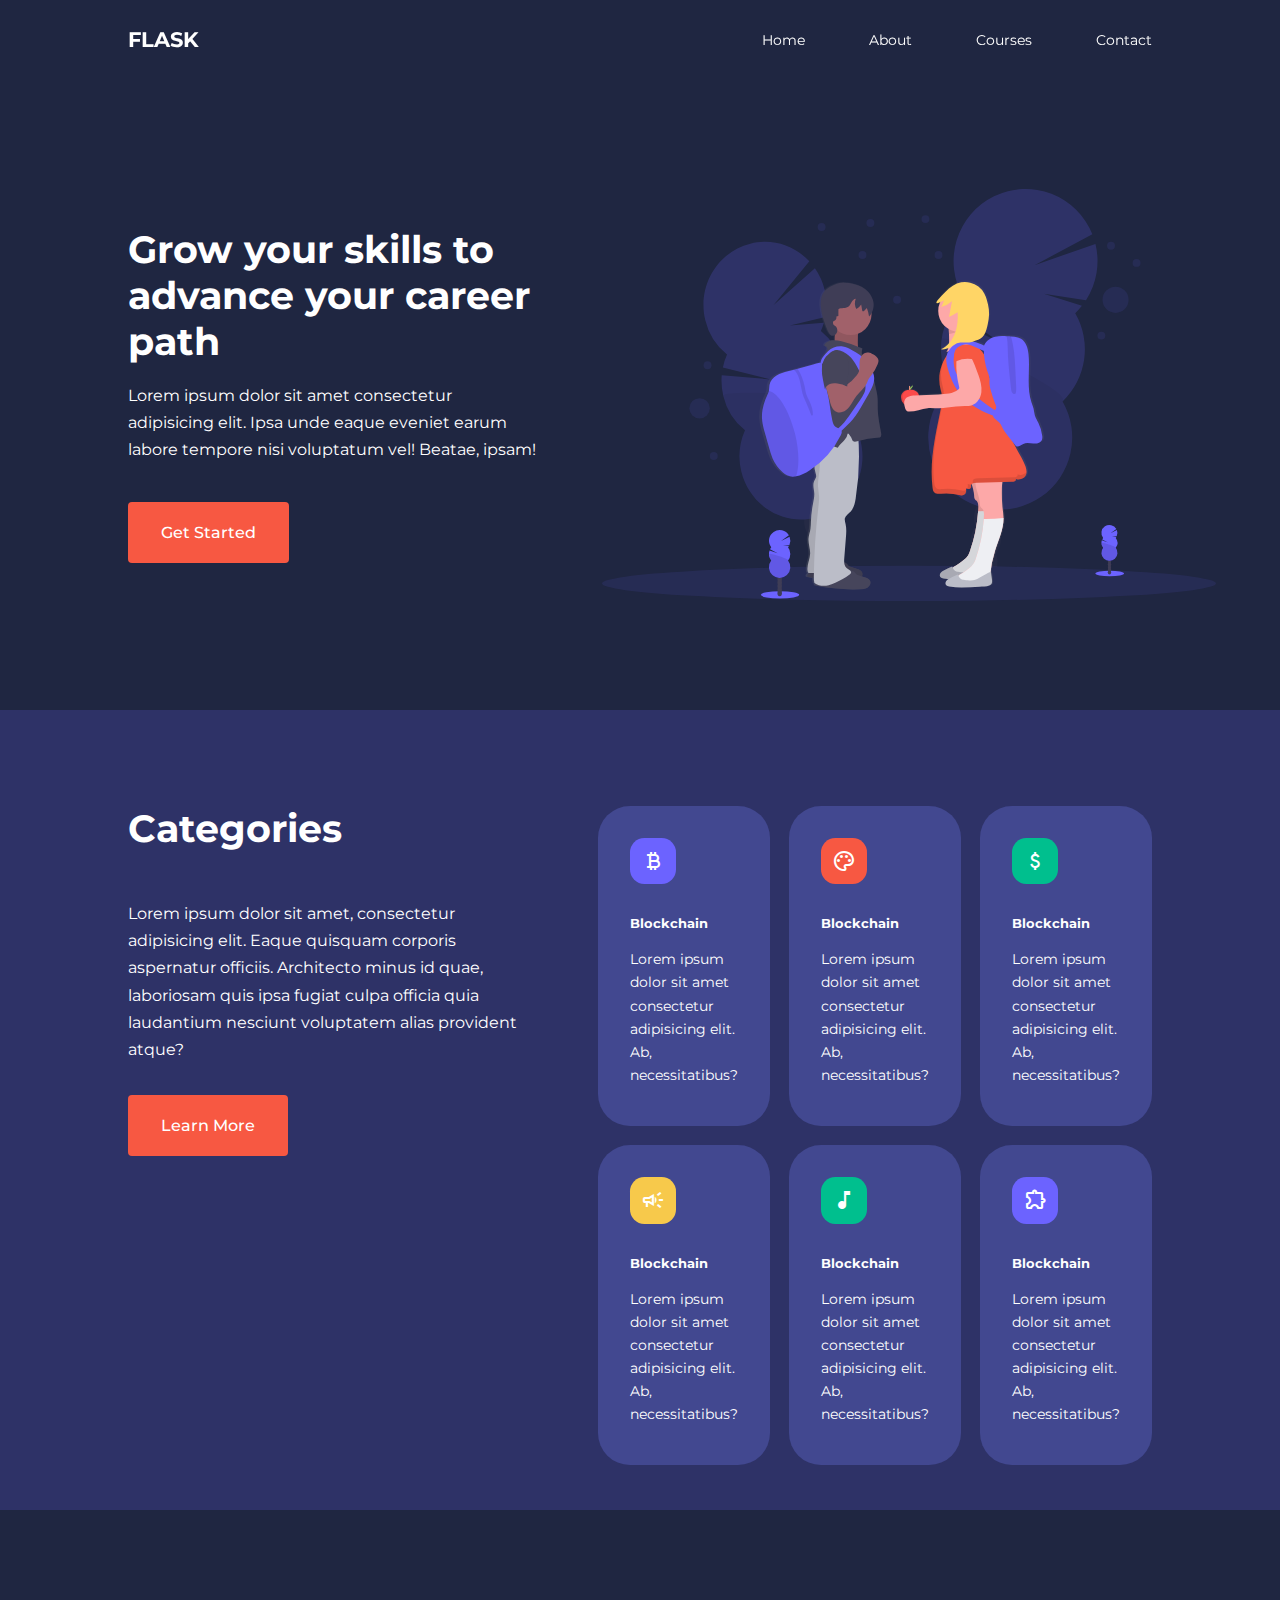
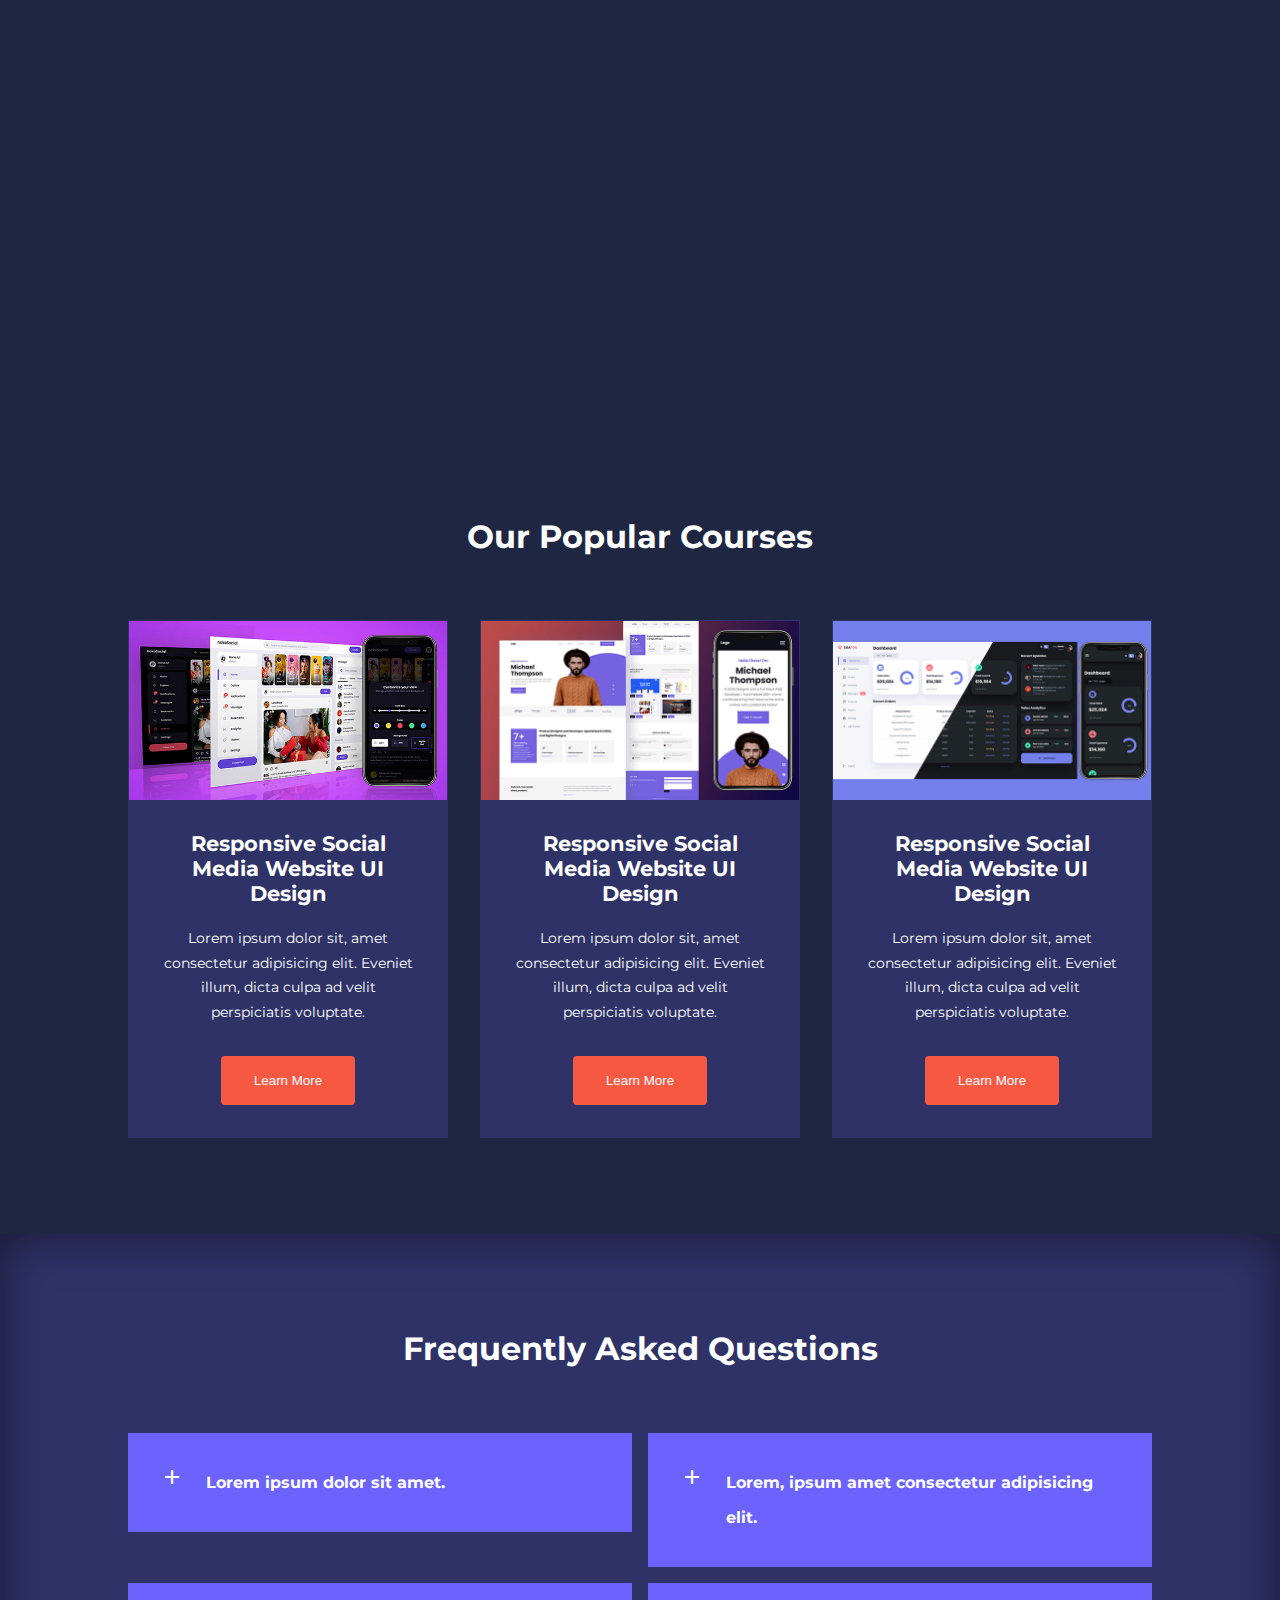
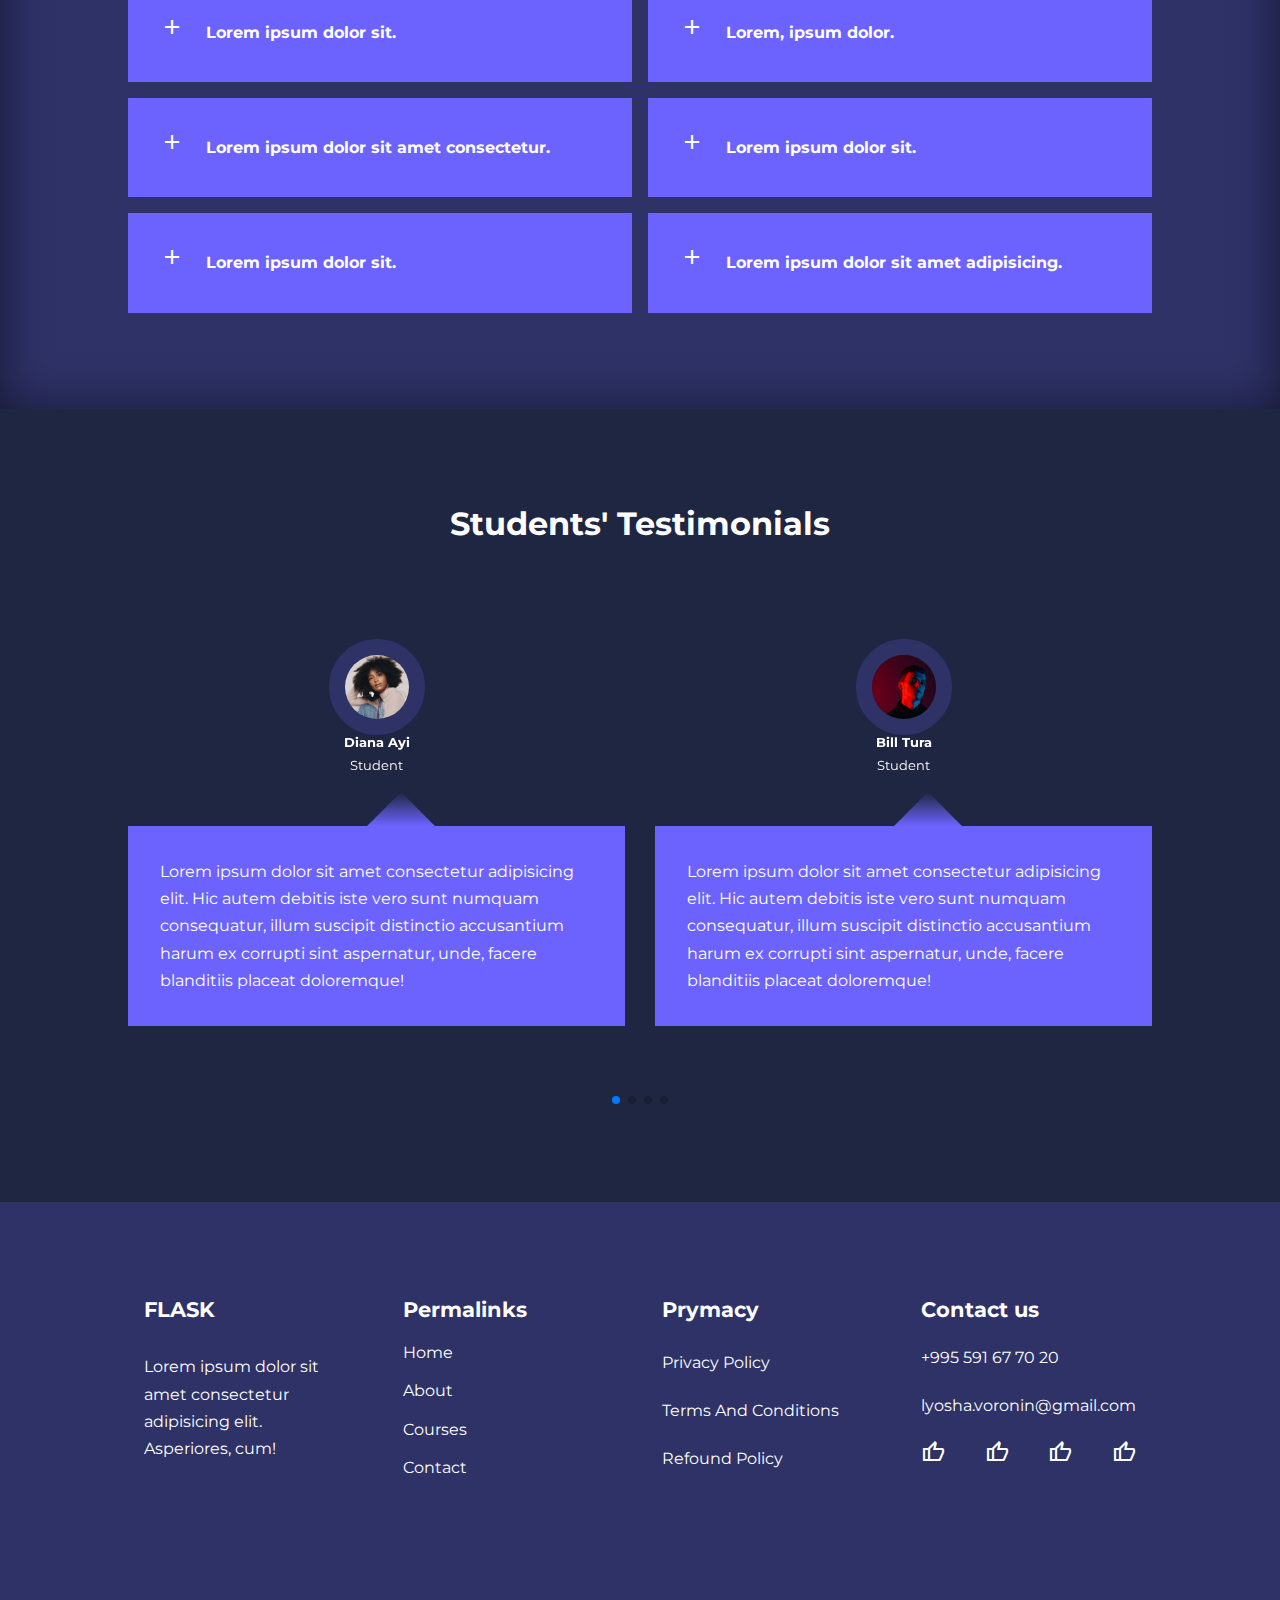
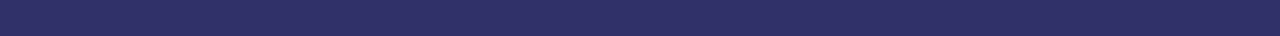
<file: index.html>
<!DOCTYPE html>
<html lang="en">
<head>
    <meta charset="UTF-8">
    <meta http-equiv="X-UA-Compatible" content="IE=edge">
    <meta name="viewport" content="width=device-width, initial-scale=1.0">
    <title>MyWeb</title>
    <link rel="stylesheet" href="styles.css">
    <link rel="stylesheet"
        href="https://fonts.googleapis.com/css2?family=Material+Symbols+Outlined:opsz,wght,FILL,GRAD@48,400,0,0" />

        <link rel="preconnect" href="https://fonts.googleapis.com">
<link rel="preconnect" href="https://fonts.gstatic.com" crossorigin>
<link href="https://fonts.googleapis.com/css2?family=Montserrat:ital,wght@0,400;0,500;0,600;0,700;0,900;1,300&display=swap" rel="stylesheet">

<!-- swiper JS -->
<link
  rel="stylesheet"
  href="https://cdn.jsdelivr.net/npm/swiper@8/swiper-bundle.min.css"/>
</head>

<body>
    <nav>
        <div class="container nav__container">
            <a href="index.html"><h4>FLASK</h4></a>
            <ul class="nav__menu">
                <li><a href="index.html">Home</a></li>
                <li><a href="About.html">About</a></li>
                <li><a href="Courses.html">Courses</a></li>
                <li><a href="Contact.html">Contact</a></li>
            </ul>
            <button id="open-menu-btn"><span class="material-symbols-outlined">menu</span></button>
            <button id="close-menu-btn"><span class="material-symbols-outlined">close</span></button>
        </div>
    </nav>

    <!-- header -->
    <header>
        <div class="container header__container">
            <div class="header__left">
                <h1>Grow your skills to advance your career path</h1>
                <p>
                    Lorem ipsum dolor sit amet consectetur adipisicing
                    elit. Ipsa unde eaque eveniet earum labore tempore
                    nisi voluptatum vel! Beatae, ipsam!
                </p>
                <a href="courses.html" class="btn btn-primary">Get Started</a>
            </div>

            <div class="header_right">
                <div class="header__right-image">
                    <img src="./image/images/header.svg" alt="">
                </div>
            </div>
        </div>
    </header>
    <!-- end of header -->

    <!-- categories -->
    <section class="categories">
        <div class="container categories__conteiner">
            <div class="categories__left">
                <h1>Categories</h1>
                <p>Lorem ipsum dolor sit amet, 
                    consectetur adipisicing elit. 
                    Eaque quisquam corporis aspernatur officiis. 
                    Architecto minus id quae, laboriosam quis ipsa 
                    fugiat culpa officia quia laudantium nesciunt voluptatem 
                    alias provident atque?</p>
                <a href="#" class="btn">Learn More</a>
            </div>
            <div class="categories__right">
                <article class="category">
                    <span class="material-symbols-outlined category__icon">currency_bitcoin</span>
                    <h5>Blockchain</h5>
                    <p>
                        Lorem ipsum dolor sit amet consectetur 
                        adipisicing elit. 
                        Ab, necessitatibus?
                    </p>
                </article>
                <article class="category">
                    <span class="material-symbols-outlined category__icon">palette</span>
                    <h5>Blockchain</h5>
                    <p>
                        Lorem ipsum dolor sit amet consectetur 
                        adipisicing elit. 
                        Ab, necessitatibus?
                    </p>
                </article>
                <article class="category">
                    <span class="material-symbols-outlined category__icon">attach_money</span>
                    <h5>Blockchain</h5>
                    <p>
                        Lorem ipsum dolor sit amet consectetur 
                        adipisicing elit. 
                        Ab, necessitatibus?
                    </p>
                </article>
                <article class="category">
                    <span class="material-symbols-outlined category__icon">campaign</span>
                    <h5>Blockchain</h5>
                    <p>
                        Lorem ipsum dolor sit amet consectetur 
                        adipisicing elit. 
                        Ab, necessitatibus?
                    </p>
                </article>
                <article class="category">
                    <span class="material-symbols-outlined category__icon">music_note</span>
                    <h5>Blockchain</h5>
                    <p>
                        Lorem ipsum dolor sit amet consectetur 
                        adipisicing elit. 
                        Ab, necessitatibus?
                    </p>
                </article>
                <article class="category">
                    <span class="material-symbols-outlined category__icon">extension</span>
                    <h5>Blockchain</h5>
                    <p>
                        Lorem ipsum dolor sit amet consectetur 
                        adipisicing elit. 
                        Ab, necessitatibus?
                    </p>
                </article>
            </div>
        </div>
    </section>

    <!-- courses section -->
    <!-- <section id="courses">
        <img src="./image/images/background texture.psd" alt="">
        <h1>Our Popular Courses</h1>
        <div class="courses">
            <div class="course">
                <img src="./image/images/course1.jpg" alt="">
                <div class="describe">
                    <h3>Responsive Social Media Website UI Design</h3>
                    <p>
                        Lorem ipsum dolor sit amet consectetur adipisicing elit. 
                        Saepe repellendus itaque quod officiis consequuntur 
                        explicabo nemo debitis?
                    </p>
                    <button class="btn">Learn More</button>
                </div>
            </div>
            <div class="course">
                <img src="./image/images/course2.jpg" alt="">
                <div class="describe">
                    <h3>Responsive Social Media Website UI Design</h3>
                    <p>
                        Lorem ipsum dolor sit amet consectetur adipisicing elit. 
                        Saepe repellendus itaque quod officiis consequuntur 
                        explicabo nemo debitis?
                    </p>
                    <button class="btn">Learn More</button>
                </div>
            </div>
            <div class="course">
                <img src="./image/images/course3.jpg" alt="">
                <div class="describe">
                    <h3>Responsive Social Media Website UI Design</h3>
                    <p>
                        Lorem ipsum dolor sit amet consectetur adipisicing elit. 
                        Saepe repellendus itaque quod officiis consequuntur 
                        explicabo nemo debitis?
                    </p>
                    <button class="btn">Learn More</button>
                </div>
            </div>
        </div>  
    </section> -->

    <!-- courses -->
    <section class="courses">
        <h2>Our Popular Courses</h2>
        <div class="container courses__container">
            <article class="course">
                <div class="course__image">
                    <img src="./image/images/course1.jpg" alt="">
                </div>
                <div class="course__info">
                    <h4>Responsive Social Media Website UI Design</h4>
                    <p>
                        Lorem ipsum dolor sit, amet consectetur adipisicing elit. 
                        Eveniet illum, dicta culpa ad velit perspiciatis voluptate.
                    </p>
                    <a href="corse.html">
                        <button class="btn btn-primary">Learn More</button>
                    </a>
                </div>
            </article>
            <article class="course">
                <div class="course__image">
                    <img src="./image/images/course2.jpg" alt="">
                </div>
                <div class="course__info">
                    <h4>Responsive Social Media Website UI Design</h4>
                    <p>
                        Lorem ipsum dolor sit, amet consectetur adipisicing elit. 
                        Eveniet illum, dicta culpa ad velit perspiciatis voluptate.
                    </p>
                    <a href="corse.html" >
                        <button class="btn btn-primary">Learn More</button>
                    </a>
                </div>
            </article>
            <article class="course">
                <div class="course__image">
                    <img src="./image/images/course3.jpg" alt="">
                </div>
                <div class="course__info">
                    <h4>Responsive Social Media Website UI Design</h4>
                    <p>
                        Lorem ipsum dolor sit, amet consectetur adipisicing elit. 
                        Eveniet illum, dicta culpa ad velit perspiciatis voluptate.
                    </p>
                    <a href="corse.html">
                        <button class="btn btn-primary">Learn More</button>
                    </a>
                </div>
            </article>
        </div>
    </section>

    <!-- questions -->
    <section class="faqs">
        <h2>Frequently Asked Questions</h2>
        <div class="container faqs__container">
            <article class="faq"> 

                <div class="faq__icon">
                    <span class="material-symbols-outlined add">add</span>
                    <!-- <span class="material-symbols-outlined remove">remove</span> -->
                </div>

                <div class="question__answer">
                    <h4>Lorem ipsum dolor sit amet.</h4>
                    <p>
                        Lorem, ipsum dolor sit amet consectetur adipisicing elit.
                        Omnis, consequuntur quia minima necessitatibus
                        labore unde, consequatur quisquam pariatur amet 
                        accusantium fugiat tempore aspernatur commodi magnam 
                        distinctio ullam! Quam, consectetur obcaecati!
                    </p>
                </div>
            </article>
            <article class="faq"> 
                <span class="material-symbols-outlined faq__icon">add</span>
                <div class="question__answer">
                    <h4>Lorem, ipsum amet consectetur adipisicing elit.</h4>
                    <p>
                        Lorem, ipsum dolor sit amet consectetur adipisicing elit.
                        Omnis, consequuntur quia minima necessitatibus
                        labore unde, consequatur quisquam pariatur amet 
                        accusantium fugiat tempore aspernatur commodi magnam 
                        distinctio ullam! Quam, consectetur obcaecati!
                    </p>
                </div>
            </article>
            <article class="faq"> 
                <span class="material-symbols-outlined faq__icon">add</span>
                <div class="question__answer">
                    <h4>Lorem ipsum dolor sit.</h4>
                    <p>
                        Lorem, ipsum dolor sit amet consectetur adipisicing elit.
                        Omnis, consequuntur quia minima necessitatibus
                        labore unde, consequatur quisquam pariatur amet 
                        accusantium fugiat tempore aspernatur commodi magnam 
                        distinctio ullam! Quam, consectetur obcaecati!
                    </p>
                </div>
            </article>
            <article class="faq"> 
                <span class="material-symbols-outlined faq__icon">add</span>
                <div class="question__answer">
                    <h4>Lorem, ipsum dolor.</h4>
                    <p>
                        Lorem, ipsum dolor sit amet consectetur adipisicing elit.
                        Omnis, consequuntur quia minima necessitatibus
                        labore unde, consequatur quisquam pariatur amet 
                        accusantium fugiat tempore aspernatur commodi magnam 
                        distinctio ullam! Quam, consectetur obcaecati!
                    </p>
                </div>
            </article>
            <article class="faq"> 
                <span class="material-symbols-outlined faq__icon">add</span>
                <div class="question__answer">
                    <h4>Lorem ipsum dolor sit amet consectetur.</h4>
                    <p>
                        Lorem, ipsum dolor sit amet consectetur adipisicing elit.
                        Omnis, consequuntur quia minima necessitatibus
                        labore unde, consequatur quisquam pariatur amet 
                        accusantium fugiat tempore aspernatur commodi magnam 
                        distinctio ullam! Quam, consectetur obcaecati!
                    </p>
                </div>
            </article>
            <article class="faq"> 
                <span class="material-symbols-outlined faq__icon">add</span>
                <div class="question__answer">
                    <h4>Lorem ipsum dolor sit.</h4>
                    <p>
                        Lorem, ipsum dolor sit amet consectetur adipisicing elit.
                        Omnis, consequuntur quia minima necessitatibus
                        labore unde, consequatur quisquam pariatur amet 
                        accusantium fugiat tempore aspernatur commodi magnam 
                        distinctio ullam! Quam, consectetur obcaecati!
                    </p>
                </div>
            </article>
            <article class="faq"> 
                <span class="material-symbols-outlined faq__icon">add</span>
                <div class="question__answer">
                    <h4>Lorem ipsum dolor sit.</h4>
                    <p>
                        Lorem, ipsum dolor sit amet consectetur adipisicing elit.
                        Omnis, consequuntur quia minima necessitatibus
                        labore unde, consequatur quisquam pariatur amet 
                        accusantium fugiat tempore aspernatur commodi magnam 
                        distinctio ullam! Quam, consectetur obcaecati!
                    </p>
                </div>
            </article>
            <article class="faq"> 
                <span class="material-symbols-outlined faq__icon">add</span>
                <div class="question__answer">
                    <h4>Lorem ipsum dolor sit amet adipisicing.</h4>
                    <p>
                        Lorem, ipsum dolor sit amet consectetur adipisicing elit.
                        Omnis, consequuntur quia minima necessitatibus
                        labore unde, consequatur quisquam pariatur amet 
                        accusantium fugiat tempore aspernatur commodi magnam 
                        distinctio ullam! Quam, consectetur obcaecati!
                    </p>
                </div>
            </article>
        </div>
    </section>



    <!-- testimonials -->
    <section class="container testimonials__container mySwiper">
        <h2>Students' Testimonials</h2>
        <div class="swiper-wrapper">
            <article class="testimonial swiper-slide">
                <div class="avatar">
                    <img src="./image/images/avatar1.jpg" alt="">
                </div>
                <div class="testimonial__info">
                    <h5>Diana Ayi</h5>
                    <small>Student</small>
                </div>
                <div class="testimonial__body">
                    <p>
                        Lorem ipsum dolor sit amet consectetur adipisicing elit. 
                        Hic autem debitis iste vero sunt numquam consequatur, 
                        illum suscipit distinctio accusantium harum ex corrupti 
                        sint aspernatur, unde, facere blanditiis placeat doloremque!
                    </p>
                </div>
            </article>
            <article class="testimonial swiper-slide">
                <div class="avatar">
                    <img src="./image/images/avatar2.jpg" alt="">
                </div>
                <div class="testimonial__info">
                    <h5>Bill Tura</h5>
                    <small>Student</small>
                </div>
                <div class="testimonial__body">
                    <p>
                        Lorem ipsum dolor sit amet consectetur adipisicing elit. 
                        Hic autem debitis iste vero sunt numquam consequatur, 
                        illum suscipit distinctio accusantium harum ex corrupti 
                        sint aspernatur, unde, facere blanditiis placeat doloremque!
                    </p>
                </div>
            </article>
            <article class="testimonial swiper-slide">
                <div class="avatar">
                    <img src="./image/images/avatar3.jpg" alt="">
                </div>
                <div class="testimonial__info">
                    <h5>Travis Scott</h5>
                    <small>Student</small>
                </div>
                <div class="testimonial__body">
                    <p>
                        Lorem ipsum dolor sit amet consectetur adipisicing elit. 
                        Hic autem debitis iste vero sunt numquam consequatur, 
                        illum suscipit distinctio accusantium harum ex corrupti 
                        sint aspernatur, unde, facere blanditiis placeat doloremque!
                    </p>
                </div>
            </article>
            <article class="testimonial swiper-slide">
                <div class="avatar">
                    <img src="./image/images/avatar4.jpg" alt="">
                </div>
                <div class="testimonial__info">
                    <h5>Amina Khalifa</h5>
                    <small>Student</small>
                </div>
                <div class="testimonial__body">
                    <p>
                        Lorem ipsum dolor sit amet consectetur adipisicing elit. 
                        Hic autem debitis iste vero sunt numquam consequatur, 
                        illum suscipit distinctio accusantium harum ex corrupti 
                        sint aspernatur, unde, facere blanditiis placeat doloremque!
                    </p>
                </div>
            </article>
            <article class="testimonial swiper-slide">
                <div class="avatar">
                    <img src="./image/images/avatar5.jpg" alt="">
                </div>
                <div class="testimonial__info">
                    <h5>Caren Stuart</h5>
                    <small>Student</small>
                </div>
                <div class="testimonial__body">
                    <p>
                        Lorem ipsum dolor sit amet consectetur adipisicing elit. 
                        Hic autem debitis iste vero sunt numquam consequatur, 
                        illum suscipit distinctio accusantium harum ex corrupti 
                        sint aspernatur, unde, facere blanditiis placeat doloremque!
                    </p>
                </div>
            </article>
        </div>
        <div class="swiper-pagination"></div>
    </section>

    <!-- footer -->
    <footer class="footer">
        <div class="container footer__container">
            <div class="egator">
                <h4>FLASK</h4>
                <p>Lorem ipsum dolor sit amet consectetur adipisicing elit. 
                    Asperiores, cum!</p>
            </div>
            <div class="permalinks">
                <h4>Permalinks</h4>
                <a href="#">Home</a>
                <a href="#">About</a>
                <a href="#">Courses</a>
                <a href="#">Contact</a>
            </div>
            <div class="primacy">
                <h4>Prymacy</h4>
                <a href="#">Privacy Policy</a>
                <a href="#">Terms And Conditions</a>
                <a href="#">Refound Policy</a>
            </div>
            <div class="contact">
                <h4>Contact us</h4>
                <p>+995 591 67 70 20</p>
                <a href="#">lyosha.voronin@gmail.com</a>
                <div class="icons">
                    <a href="#">
                        <span class="material-symbols-outlined">thumb_up</span>
                    </a>
                    <a href="#">
                        <span class="material-symbols-outlined">thumb_up</span>
                    </a>
                    <a href="#">
                        <span class="material-symbols-outlined">thumb_up</span>
                    </a>
                    <a href="#">
                        <span class="material-symbols-outlined">thumb_up</span>
                    </a>
                </div>
            </div>
        </div>
    </footer>

    <script src="https://cdn.jsdelivr.net/npm/swiper@8/swiper-bundle.min.js"></script>
    <script src="/script.js"></script>

    <!-- swiper -->
    <script>
        var swiper = new Swiper(".mySwiper", {
            slidesPerView: 1,
            spaceBetween: 30,
            pagination: {
            el: ".swiper-pagination",
            clickable: true,
        },
        //when window is >== 600px
        breakpoints: {
            600: {
                slidesPerView:2
            }
            
        }
    });
    </script>
</body>
</html>
</file>
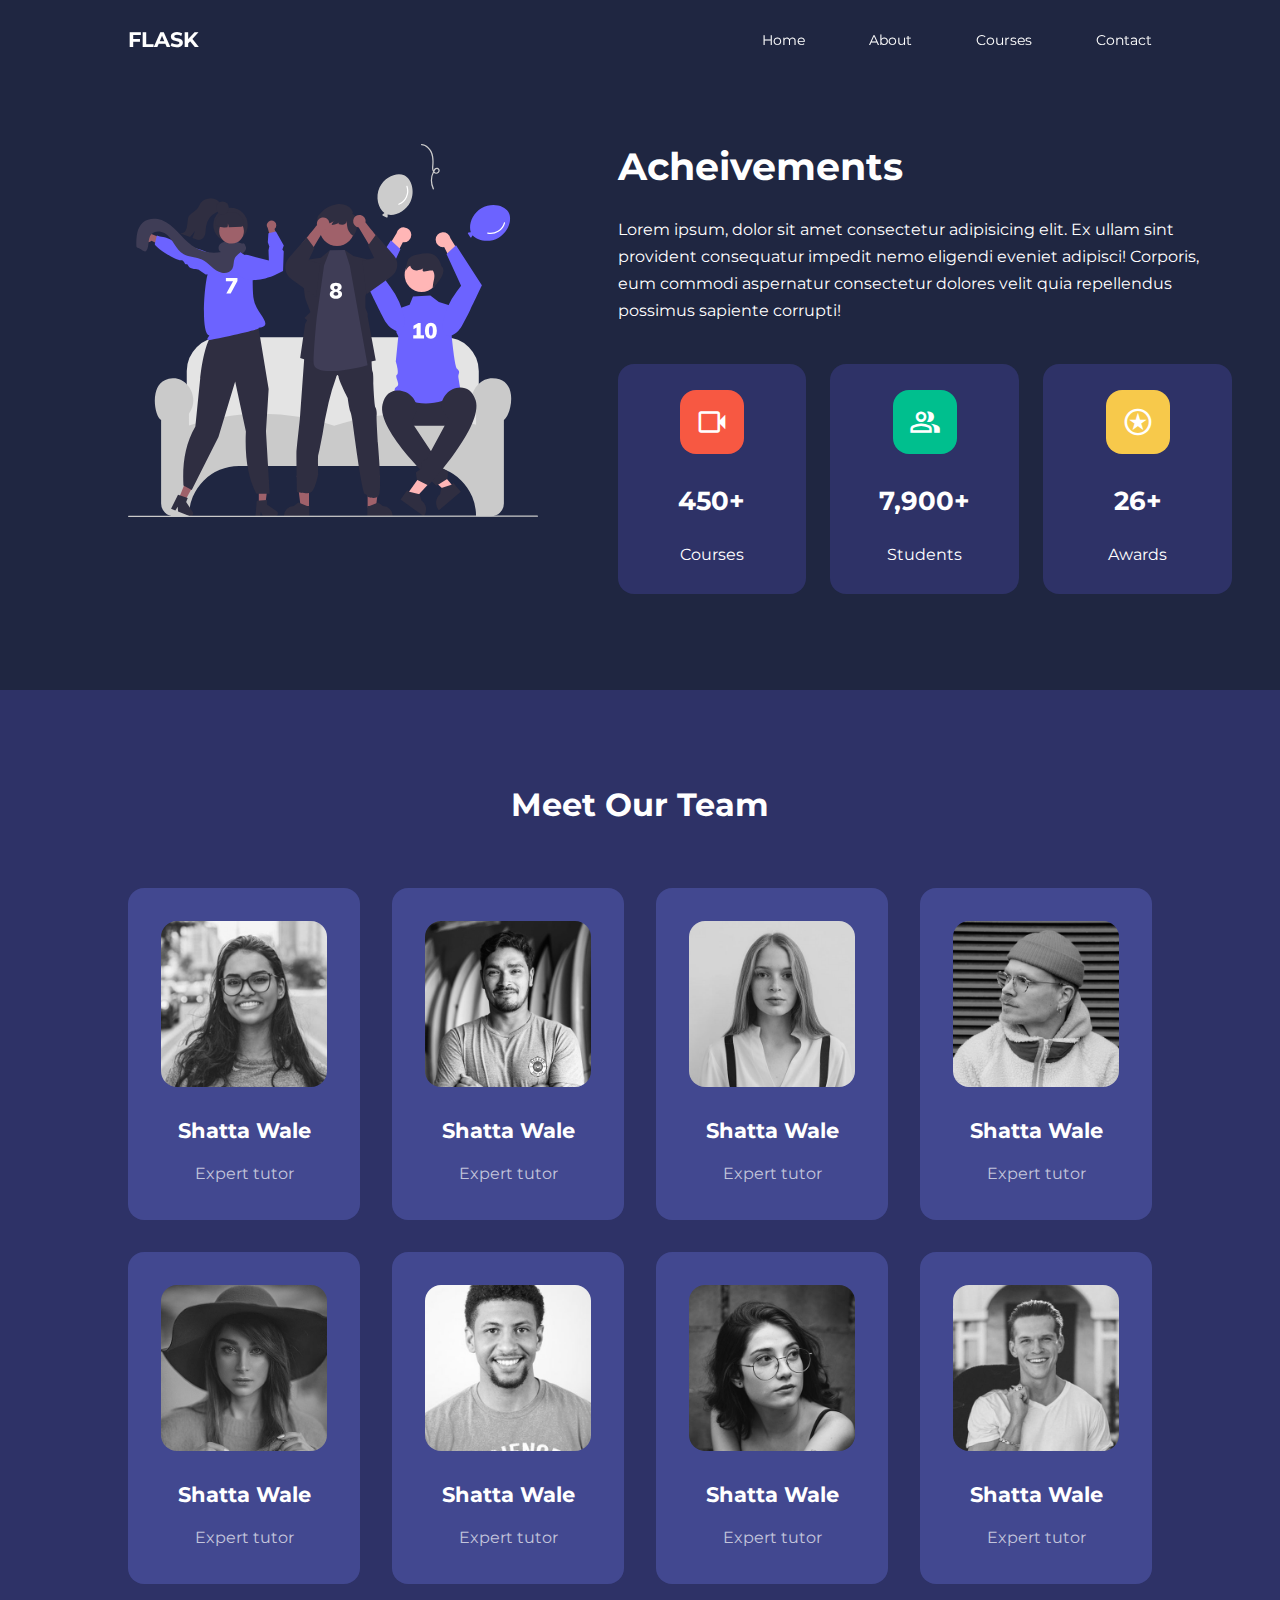
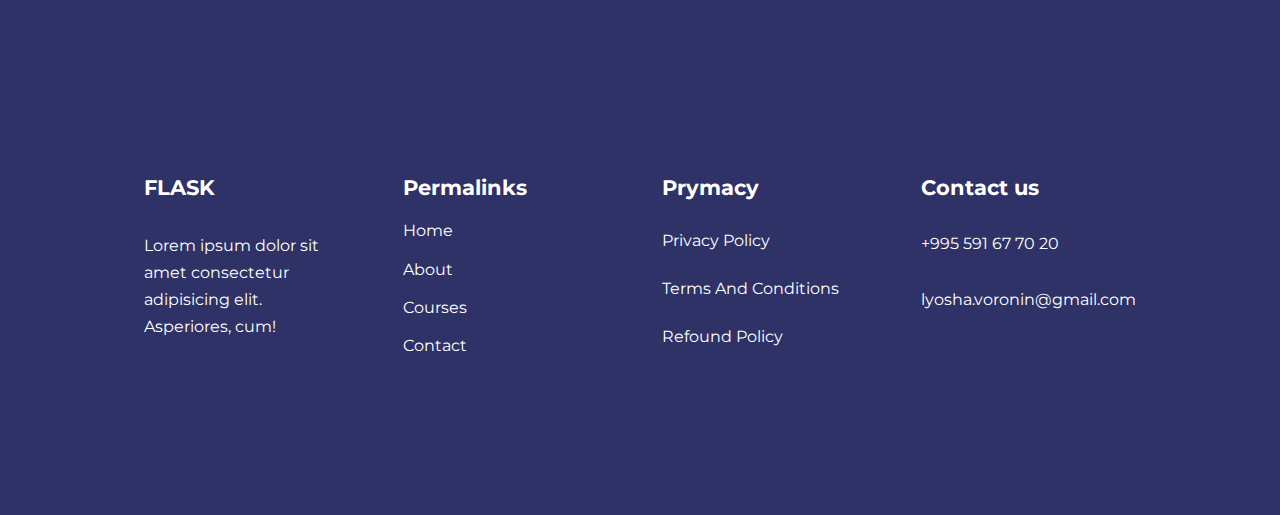
<file: about.html>
<!DOCTYPE html>
<html lang="en">
<head>
    <meta charset="UTF-8">
    <meta http-equiv="X-UA-Compatible" content="IE=edge">
    <meta name="viewport" content="width=device-width, initial-scale=1.0">
    <title>MyWeb</title>
    <link rel="stylesheet" href="https://cdnjs.cloudflare.com/ajax/libs/font-awesome/6.1.1/css/all.min.css" integrity="sha512-KfkfwYDsLkIlwQp6LFnl8zNdLGxu9YAA1QvwINks4PhcElQSvqcyVLLD9aMhXd13uQjoXtEKNosOWaZqXgel0g==" crossorigin="anonymous" referrerpolicy="no-referrer" />
    <link rel="stylesheet" href="styles.css">
    <link rel="stylesheet" href="about.css">
    <link rel="stylesheet"
        href="https://fonts.googleapis.com/css2?family=Material+Symbols+Outlined:opsz,wght,FILL,GRAD@48,400,0,0" />

    <link rel="preconnect" href="https://fonts.googleapis.com">
    <link rel="preconnect" href="https://fonts.gstatic.com" crossorigin>
    <link href="https://fonts.googleapis.com/css2?family=Montserrat:ital,wght@0,400;0,500;0,600;0,700;0,900;1,300&display=swap" rel="stylesheet">

    <!-- font awesome -->
</head>
<body>
    <nav>
        <div class="container nav__container">
            <a href="index.html"><h4>FLASK</h4></a>
            <ul class="nav__menu">
                <li><a href="index.html">Home</a></li>
                <li><a href="About.html">About</a></li>
                <li><a href="Courses.html">Courses</a></li>
                <li><a href="Contact.html">Contact</a></li>
            </ul>
            <button id="open-menu-btn"><span class="material-symbols-outlined">menu</span></button>
            <button id="close-menu-btn"><span class="material-symbols-outlined">close</span></button>
        </div>
    </nav>

    <section class="about__achivements">
        <div class="container about__achivements-container">
            <div class="about__achivements-left">
                <img src="./image/images/about achievements.svg" alt="">
            </div>
            <div class="about__achivements-right">
                <h1>Acheivements</h1>
                <p class="achivements__description">
                    Lorem ipsum, dolor sit amet consectetur adipisicing elit.
                    Ex ullam sint provident consequatur impedit nemo eligendi
                    eveniet adipisci! Corporis, eum commodi aspernatur 
                    consectetur dolores velit quia repellendus possimus 
                    sapiente corrupti!
                </p>
                <div class="achivements_cards">
                    <article class="achivement__card">
                        <span class="material-symbols-outlined icon-1">videocam</span>
                        <h3>450+</h3>
                        <p>Courses</p>
                    </article>
                    <article class="achivement__card">
                        <span class="material-symbols-outlined icon-2">group</span>
                        <h3>7,900+</h3>
                        <p>Students</p>
                    </article>
                    <article class="achivement__card">
                        <span class="material-symbols-outlined icon-3">stars</span>
                        <h3>26+</h3>
                        <p>Awards</p>
                    </article>
                </div>
            </div>
        </div>
    </section>

    <!-- team section -->
    <!-- <section class="team__container">
        <h1>Meet Our Team</h1>
        <div class="team__members">
            <div class="team__member">
                <div class="social__media">
                    <i class="fa-brands fa-instagram"></i>
                    <i class="fa-brands fa-twitter"></i>
                    <i class="fa-brands fa-facebook"></i>
                </div>
                <img src="./image/images/tm1.jpg" alt="">
                <h3>name</h3>
                <p>Expert Tour</p>
            </div>
            <div class="team__member">
                <div class="sicial">

                </div>
                <img src="./image/images/tm2.jpg" alt="">
                <h3>f.name s.name</h3>
                <p>Expert Tour</p>
            </div>
            <div class="team__member">
                <img src="./image/images/tm3.jpg" alt="">
                <h3>f.name s.name</h3>
                <p>Expert Tour</p>
            </div>
            <div class="team__member">
                <img src="./image/images/tm4.jpg" alt="">
                <h3>f.name s.name</h3>
                <p>Expert Tour</p>
            </div>
            <div class="team__member">
                <img src="./image/images/tm5.jpg" alt="">
                <h3>f.name s.name</h3>
                <p>Expert Tour</p>
            </div>
            <div class="team__member">
                <img src="./image/images/tm6.jpg" alt="">
                <h3>f.name s.name</h3>
                <p>Expert Tour</p>
            </div>
            <div class="team__member">
                <img src="./image/images/tm7.jpg" alt="">
                <h3>f.name s.name</h3>
                <p>Expert Tour</p>
            </div>
            <div class="team__member">
                <img src="./image/images/tm8.jpg" alt="">
                <h3>f.name s.name</h3>
                <p>Expert Tour</p>
            </div>
        </div>
    </section> -->

    <section class="team">
        <h2>Meet Our Team</h2>
        <div class="container team__container">
            <article class="team__member">
                <div class="team__member-image">
                    <img src="./image/images/tm2.jpg" alt="">
                </div>
                <div class="team__member-info">
                    <h4>Shatta Wale</h4>
                    <p>Expert tutor</p>
                </div>
                <div class="team__member-socials">
                    <a href="Instagram.com">
                        <i class="fa-brands fa-instagram"></i>
                    </a>
                    <a href="FaceBook">
                        <i class="fa-brands fa-facebook"></i>
                    </a>
                    <a href="Twitter.com">
                        <i class="fa-brands fa-twitter"></i>
                    </a>
                </div>
            </article>
            <article class="team__member">
                <div class="team__member-image">
                    <img src="./image/images/tm1.jpg" alt="">
                </div>
                <div class="team__member-info">
                    <h4>Shatta Wale</h4>
                    <p>Expert tutor</p>
                </div>
                <div class="team__member-socials">
                    <a href="Instagram.com">
                        <i class="fa-brands fa-instagram"></i>
                    </a>
                    <a href="FaceBook">
                        <i class="fa-brands fa-facebook"></i>
                    </a>
                    <a href="Twitter.com">
                        <i class="fa-brands fa-twitter"></i>
                    </a>
                </div>
            </article>
            <article class="team__member">
                <div class="team__member-image">
                    <img src="./image/images/tm7.jpg" alt="">
                </div>
                <div class="team__member-info">
                    <h4>Shatta Wale</h4>
                    <p>Expert tutor</p>
                </div>
                <div class="team__member-socials">
                    <a href="Instagram.com">
                        <i class="fa-brands fa-instagram"></i>
                    </a>
                    <a href="FaceBook">
                        <i class="fa-brands fa-facebook"></i>
                    </a>
                    <a href="Twitter.com">
                        <i class="fa-brands fa-twitter"></i>
                    </a>
                </div>
            </article>
            <article class="team__member">
                <div class="team__member-image">
                    <img src="./image/images/tm8.jpg" alt="">
                </div>
                <div class="team__member-info">
                    <h4>Shatta Wale</h4>
                    <p>Expert tutor</p>
                </div>
                <div class="team__member-socials">
                    <a href="Instagram.com">
                        <i class="fa-brands fa-instagram"></i>
                    </a>
                    <a href="FaceBook">
                        <i class="fa-brands fa-facebook"></i>
                    </a>
                    <a href="Twitter.com">
                        <i class="fa-brands fa-twitter"></i>
                    </a>
                </div>
            </article>
            <article class="team__member">
                <div class="team__member-image">
                    <img src="./image/images/tm3.jpg" alt="">
                </div>
                <div class="team__member-info">
                    <h4>Shatta Wale</h4>
                    <p>Expert tutor</p>
                </div>
                <div class="team__member-socials">
                    <a href="Instagram.com">
                        <i class="fa-brands fa-instagram"></i>
                    </a>
                    <a href="FaceBook">
                        <i class="fa-brands fa-facebook"></i>
                    </a>
                    <a href="Twitter.com">
                        <i class="fa-brands fa-twitter"></i>
                    </a>
                </div>
            </article>
            <article class="team__member">
                <div class="team__member-image">
                    <img src="./image/images/tm4.jpg" alt="">
                </div>
                <div class="team__member-info">
                    <h4>Shatta Wale</h4>
                    <p>Expert tutor</p>
                </div>
                <div class="team__member-socials">
                    <a href="Instagram.com">
                        <i class="fa-brands fa-instagram"></i>
                    </a>
                    <a href="FaceBook">
                        <i class="fa-brands fa-facebook"></i>
                    </a>
                    <a href="Twitter.com">
                        <i class="fa-brands fa-twitter"></i>
                    </a>
                </div>
            </article>
            <article class="team__member">
                <div class="team__member-image">
                    <img src="./image/images/tm5.jpg" alt="">
                </div>
                <div class="team__member-info">
                    <h4>Shatta Wale</h4>
                    <p>Expert tutor</p>
                </div>
                <div class="team__member-socials">
                    <a href="Instagram.com">
                        <i class="fa-brands fa-instagram"></i>
                    </a>
                    <a href="FaceBook">
                        <i class="fa-brands fa-facebook"></i>
                    </a>
                    <a href="Twitter.com">
                        <i class="fa-brands fa-twitter"></i>
                    </a>
                </div>
            </article>
            <article class="team__member">
                <div class="team__member-image">
                    <img src="./image/images/tm6.jpg" alt="">
                </div>
                <div class="team__member-info">
                    <h4>Shatta Wale</h4>
                    <p>Expert tutor</p>
                </div>
                <div class="team__member-socials">
                    <a href="Instagram.com">
                        <i class="fa-brands fa-instagram"></i>
                    </a>
                    <a href="FaceBook">
                        <i class="fa-brands fa-facebook"></i>
                    </a>
                    <a href="Twitter.com">
                        <i class="fa-brands fa-twitter"></i>
                    </a>
                </div>
            </article>
        </div>
    </section>

    <!-- footer -->
    <footer class="footer">
        <div class="container footer__container">
            <div class="egator">
                <h4>FLASK</h4>
                <p>Lorem ipsum dolor sit amet consectetur adipisicing elit. 
                    Asperiores, cum!</p>
            </div>
            <div class="permalinks">
                <h4>Permalinks</h4>
                <a href="#">Home</a>
                <a href="#">About</a>
                <a href="#">Courses</a>
                <a href="#">Contact</a>
            </div>
            <div class="primacy">
                <h4>Prymacy</h4>
                <a href="#">Privacy Policy</a>
                <a href="#">Terms And Conditions</a>
                <a href="#">Refound Policy</a>
            </div>
            <div class="contact">
                <h4>Contact us</h4>
                <p>+995 591 67 70 20</p>
                <a href="#">lyosha.voronin@gmail.com</a>
                <div class="icons">
                    <a href="#">
                        <i class="fa-brands fa-facebook"></i>
                    </a>
                    <a href="#">
                        <i class="fa-brands fa-instagram"></i>
                    </a>
                    <a href="#">
                        <i class="fa-brands fa-twitter"></i>
                    </a>
                    <a href="#">
                        <i class="fa-brands fa-telegram"></i>
                    </a>
                </div>
            </div>
        </div>
    </footer>


    <script src="/script.js"></script>
</body>
</file>
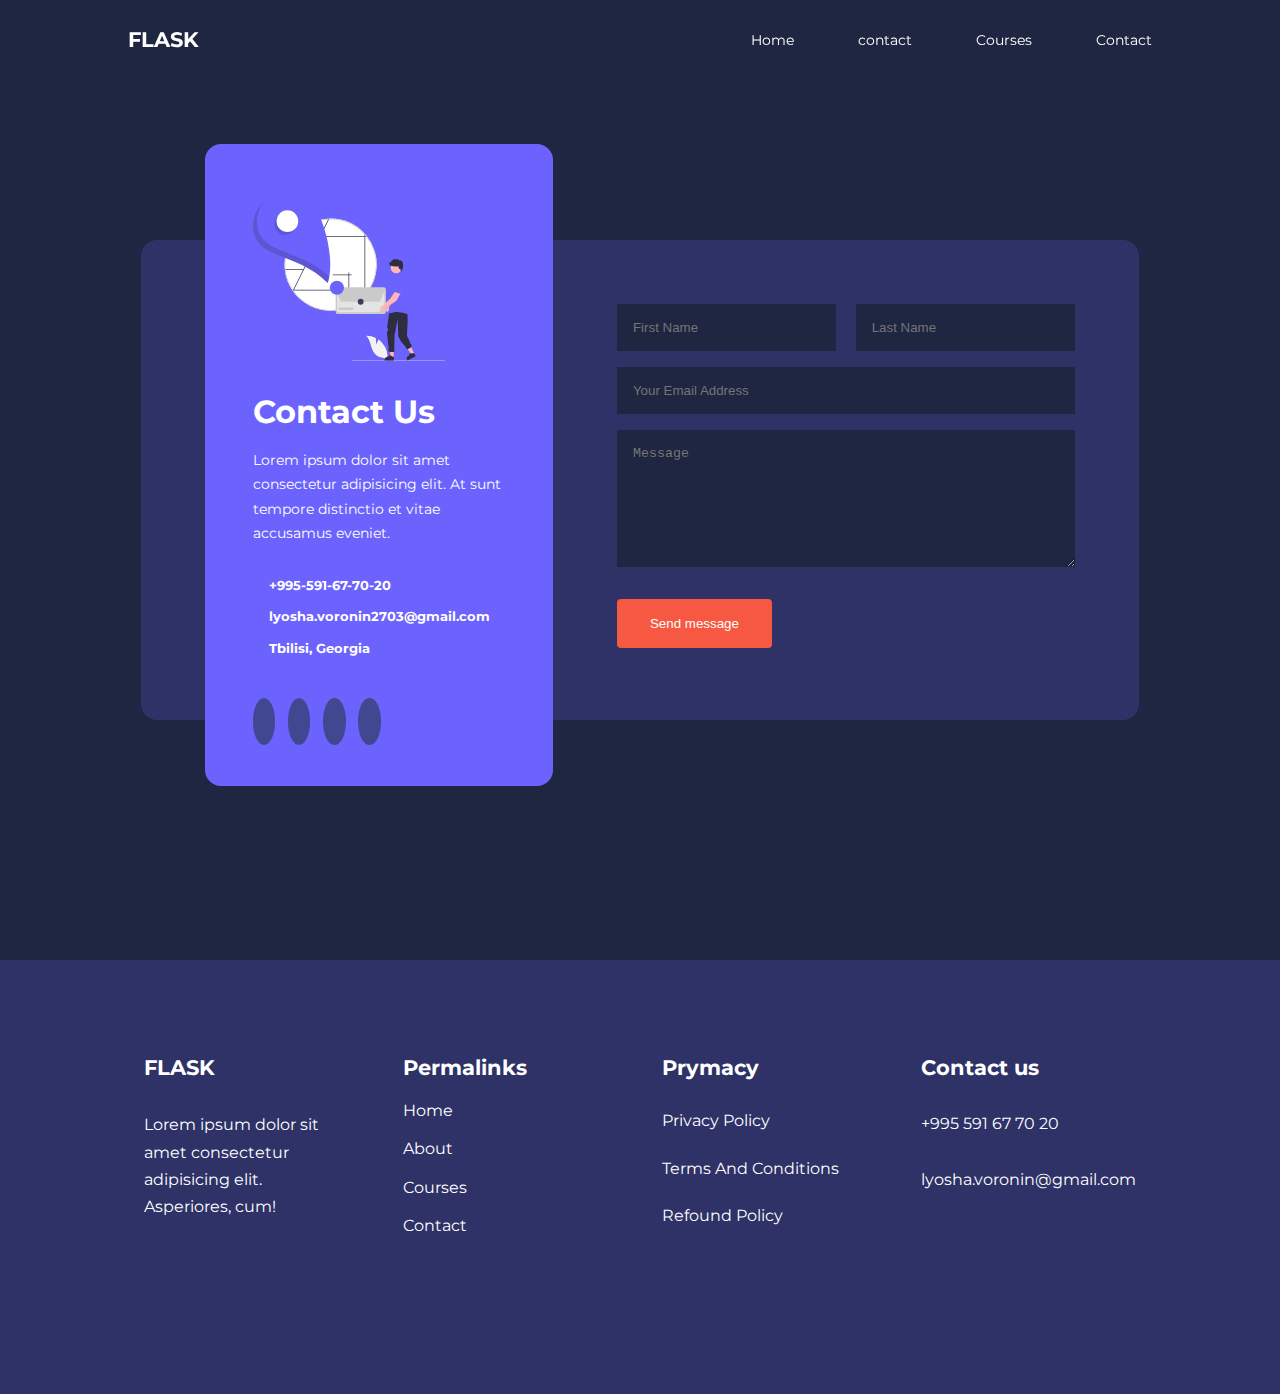
<file: contact.html>
<!DOCTYPE html>
<html lang="en">
<head>
    <meta charset="UTF-8">
    <meta http-equiv="X-UA-Compatible" content="IE=edge">
    <meta name="viewport" content="width=device-width, initial-scale=1.0">
    <title>MyWeb</title>
    <link rel="stylesheet" href="https://cdnjs.cloudflare.com/ajax/libs/font-awesome/6.1.1/css/all.min.css" integrity="sha512-KfkfwYDsLkIlwQp6LFnl8zNdLGxu9YAA1QvwINks4PhcElQSvqcyVLLD9aMhXd13uQjoXtEKNosOWaZqXgel0g==" crossorigin="anonymous" referrerpolicy="no-referrer" />
    

    <link rel="stylesheet" href="styles.css">
    <link rel="stylesheet" href="contact.css">
    <!-- <link rel="stylesheet"href="https://fonts.googleapis.com/css2?family=Material+Symbols+Outlined:opsz,wght,FILL,GRAD@48,400,0,0" /> -->

    <link rel="preconnect" href="https://fonts.googleapis.com">
    <link rel="preconnect" href="https://fonts.gstatic.com" crossorigin>
    <link href="https://fonts.googleapis.com/css2?family=Montserrat:ital,wght@0,400;0,500;0,600;0,700;0,900;1,300&display=swap" rel="stylesheet">

</head>

<body>
    <nav>
        <div class="container nav__container">
            <a href="index.html"><h4>FLASK</h4></a>
            <ul class="nav__menu">
                <li><a href="index.html">Home</a></li>
                <li><a href="About.html">contact</a></li>
                <li><a href="Courses.html">Courses</a></li>
                <li><a href="Contact.html">Contact</a></li>
            </ul>
            <button id="open-menu-btn"><span class="material-symbols-outlined">menu</span></button>
            <button id="close-menu-btn"><span class="material-symbols-outlined">close</span></button>
        </div>
    </nav>
    
    <!-- contact -->
    <section class="contact">
        <div class="container contact__container">
            <aside class="contact__aside">
                <div class="aside__image">
                    <img src="./image/images/contact.svg" alt="">
                </div>
                <h2>Contact Us</h2>
                <p>
                    Lorem ipsum dolor sit amet consectetur adipisicing elit. 
                    At sunt tempore distinctio et vitae accusamus eveniet.
                </p>
                <ul class="contact__details">
                    <li>
                        <i class="fas fa-phone"></i>
                        <h5>+995-591-67-70-20</h5>
                    </li>
                    <li>
                        <i class="fa fa-envelope" aria-hidden="true"></i>
                        <h5>lyosha.voronin2703@gmail.com</h5>
                    </li>
                    <li>
                        <i class="fa fa-map-marker" aria-hidden="true"></i>
                        <h5>Tbilisi, Georgia</h5>
                    </li>
                    <div class="contact__socials">
                        <a href="#"><i class="fa-brands fa-instagram"></i></a>
                        <a href="#"><i class="fa-brands fa-facebook"></i></a>
                        <a href="#"><i class="fa-brands fa-twitter"></i></a>
                        <a href="#"><i class="fa-brands fa-telegram"></i></a>
                    </div>
                </ul>
            </aside>

            <form class="contact__form">
                <div class="form__name">
                    <input type="text" name="First Name" placeholder="First Name" >
                    <input type="text" name="Last Name" placeholder="Last Name">
                </div>
                <input type="email" name="Email Address" placeholder="Your Email Address">
                <textarea name="Message" rows="7" placeholder="Message" required></textarea>
                <button type="submit" class="btn btn-prymary">Send message</button>
            </form>
        </div>
    </section>

    <footer class="footer">
        <div class="container footer__container">
            <div class="egator">
                <h4>FLASK</h4>
                <p>Lorem ipsum dolor sit amet consectetur adipisicing elit. 
                    Asperiores, cum!</p>
            </div>
            <div class="permalinks">
                <h4>Permalinks</h4>
                <a href="#">Home</a>
                <a href="#">About</a>
                <a href="#">Courses</a>
                <a href="#">Contact</a>
            </div>
            <div class="primacy">
                <h4>Prymacy</h4>
                <a href="#">Privacy Policy</a>
                <a href="#">Terms And Conditions</a>
                <a href="#">Refound Policy</a>
            </div>
            <div class="contact">
                <h4>Contact us</h4>
                <p>+995 591 67 70 20</p>
                <a href="#">lyosha.voronin@gmail.com</a>
                <div class="icons">
                    <a href="#">
                        <i class="fa-brands fa-facebook"></i>
                    </a>
                    <a href="#">
                        <i class="fa-brands fa-instagram"></i>
                    </a>
                    <a href="#">
                        <i class="fa-brands fa-twitter"></i>
                    </a>
                    <a href="#">
                        <i class="fa-brands fa-telegram"></i>
                    </a>
                </div>
            </div>
        </div>
    </footer>
    <script src="/script.js"></script>
</body>
</file>
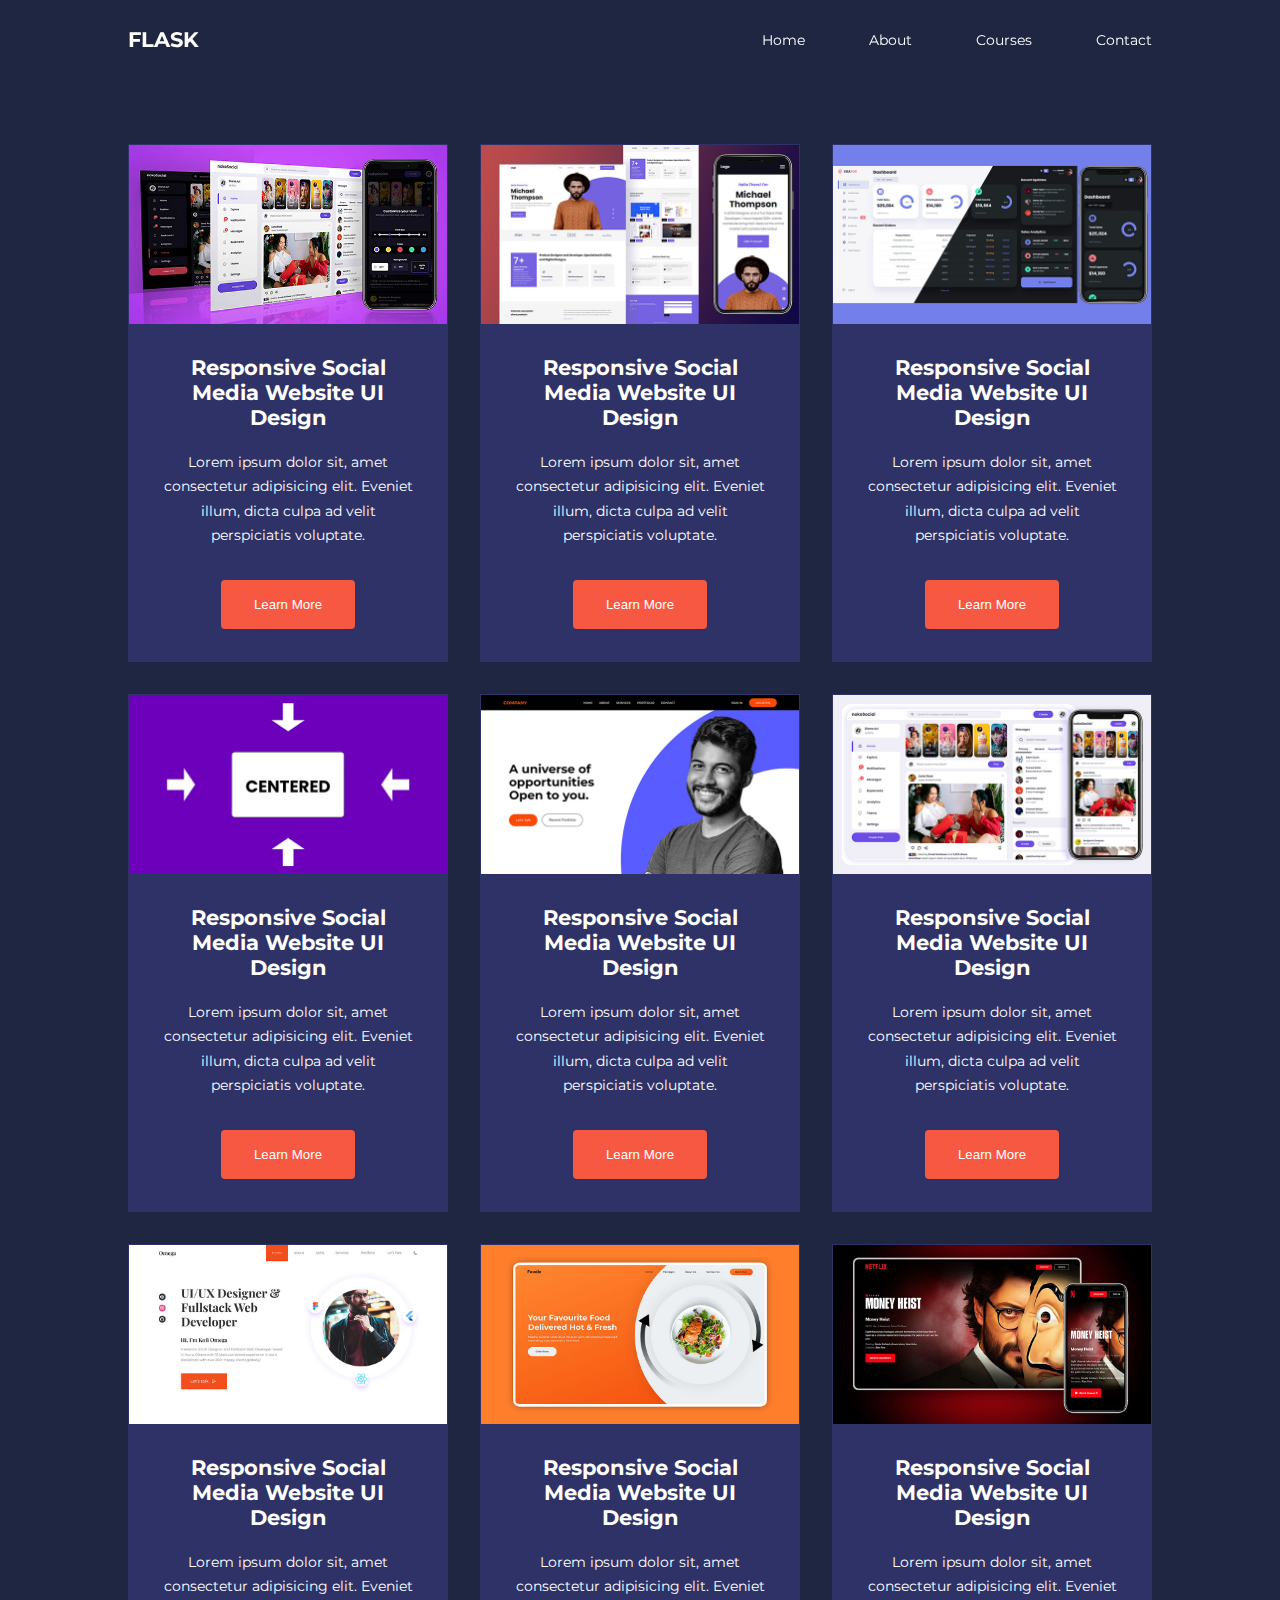
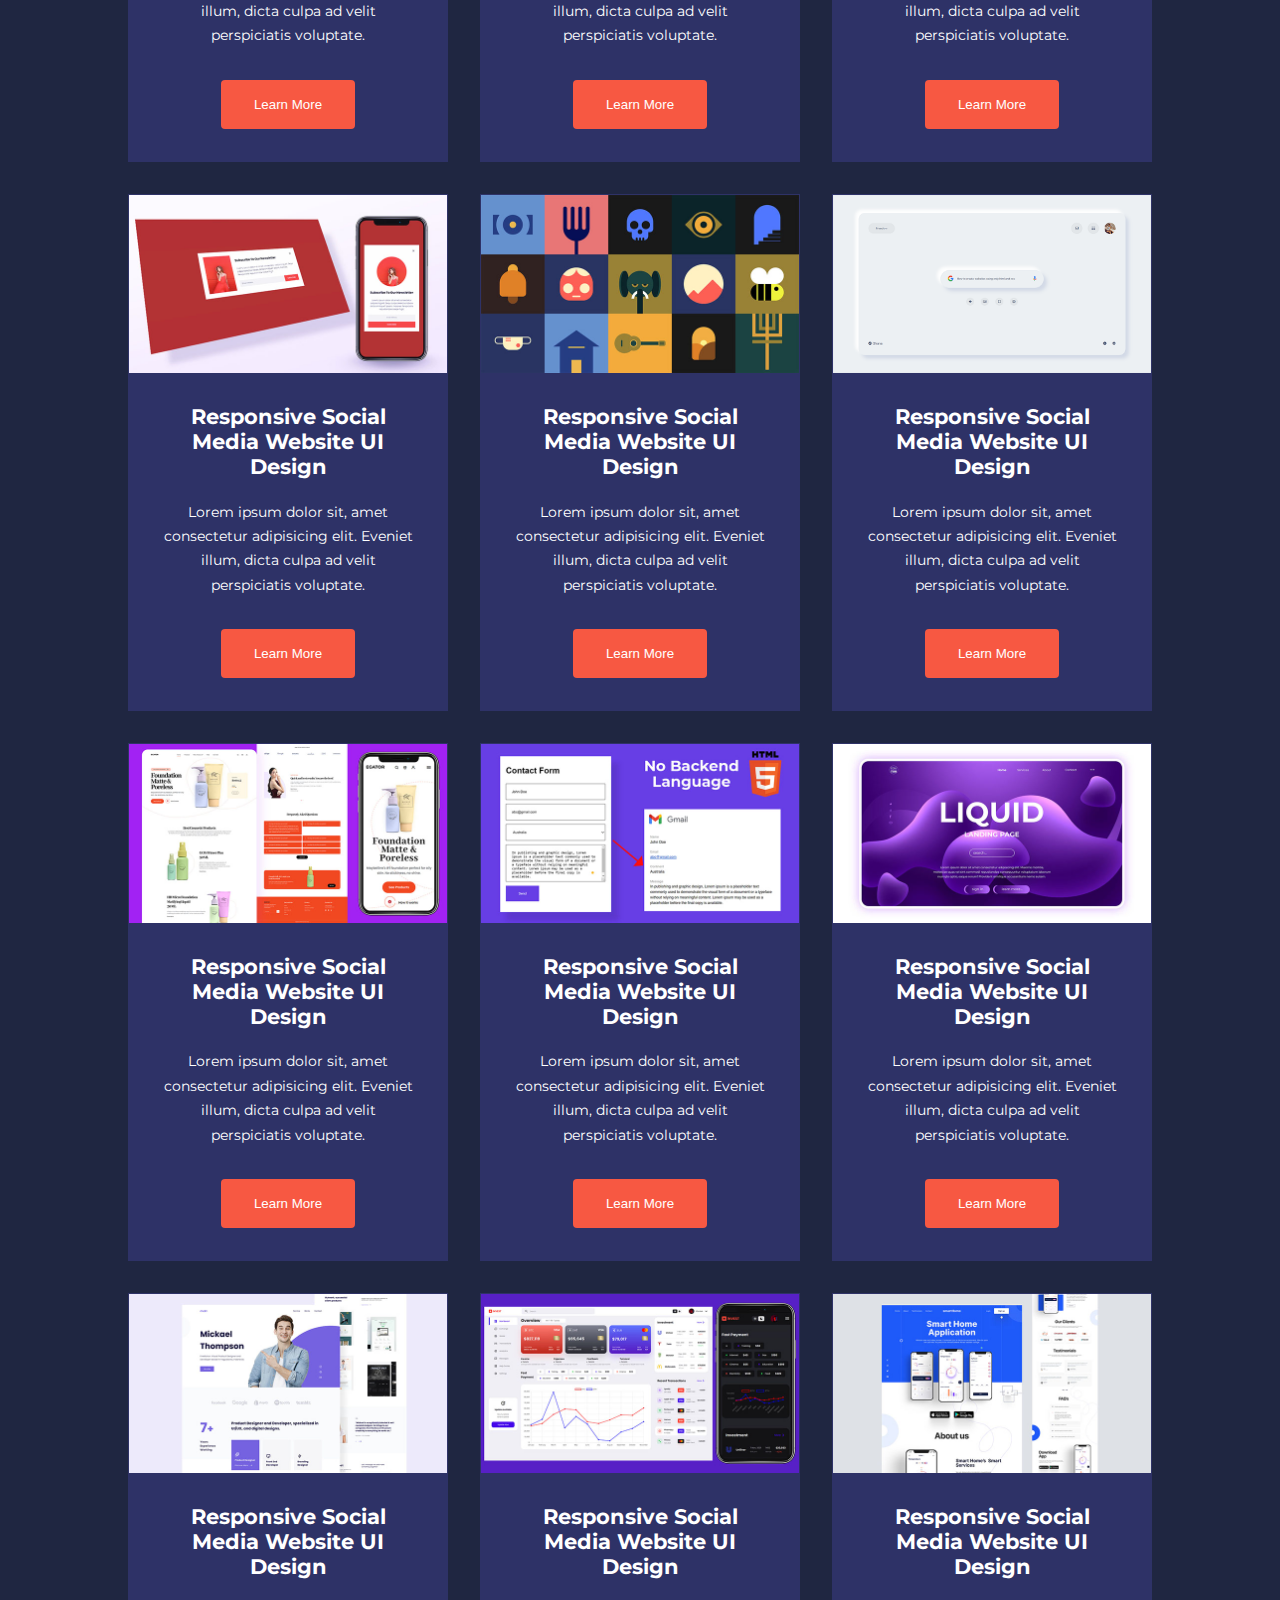
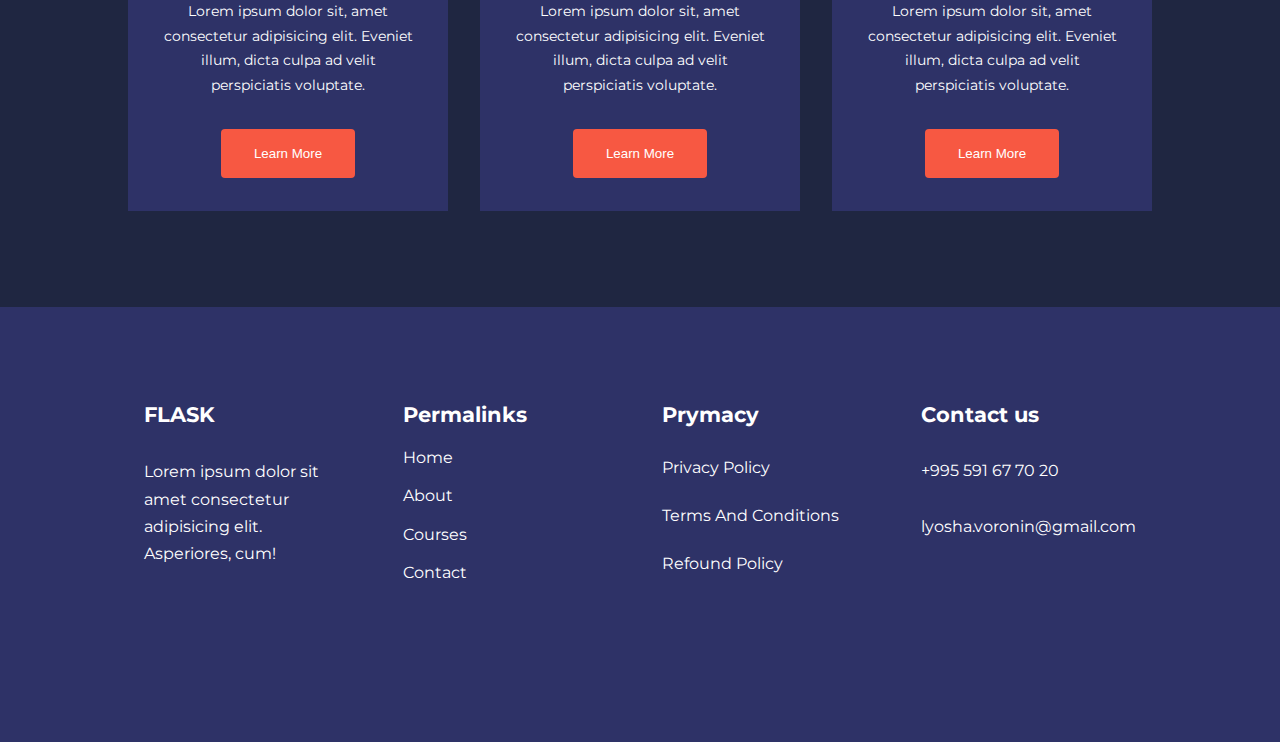
<file: courses.html>
<!DOCTYPE html>
<html lang="en">
<head>
    <meta charset="UTF-8">
    <meta http-equiv="X-UA-Compatible" content="IE=edge">
    <meta name="viewport" content="width=device-width, initial-scale=1.0">
    <title>MyWeb</title>
    <link rel="stylesheet" href="https://cdnjs.cloudflare.com/ajax/libs/font-awesome/6.1.1/css/all.min.css" integrity="sha512-KfkfwYDsLkIlwQp6LFnl8zNdLGxu9YAA1QvwINks4PhcElQSvqcyVLLD9aMhXd13uQjoXtEKNosOWaZqXgel0g==" crossorigin="anonymous" referrerpolicy="no-referrer" />

    <link rel="stylesheet" href="styles.css">
    <link rel="stylesheet" href="courses.html">
    <link rel="stylesheet"
        href="https://fonts.googleapis.com/css2?family=Material+Symbols+Outlined:opsz,wght,FILL,GRAD@48,400,0,0" />

    <link rel="preconnect" href="https://fonts.googleapis.com">
    <link rel="preconnect" href="https://fonts.gstatic.com" crossorigin>
    <link href="https://fonts.googleapis.com/css2?family=Montserrat:ital,wght@0,400;0,500;0,600;0,700;0,900;1,300&display=swap" rel="stylesheet">

    <!-- font awesome -->
</head>
<body>
    <nav>
        <div class="container nav__container">
            <a href="index.html"><h4>FLASK</h4></a>
            <ul class="nav__menu">
                <li><a href="index.html">Home</a></li>
                <li><a href="About.html">About</a></li>
                <li><a href="Courses.html">Courses</a></li>
                <li><a href="Contact.html">Contact</a></li>
            </ul>
            <button id="open-menu-btn"><span class="material-symbols-outlined">menu</span></button>
            <button id="close-menu-btn"><span class="material-symbols-outlined">close</span></button>
        </div>
    </nav>
</body>


<!-- courses -->
<section class="courses">
    <div class="container courses__container">
        <article class="course">
            <div class="course__image">
                <img src="./image/images/course1.jpg" alt="">
            </div>
            <div class="course__info">
                <h4>Responsive Social Media Website UI Design</h4>
                <p>
                    Lorem ipsum dolor sit, amet consectetur adipisicing elit. 
                    Eveniet illum, dicta culpa ad velit perspiciatis voluptate.
                </p>
                <a href="corse.html">
                    <button class="btn btn-primary">Learn More</button>
                </a>
            </div>
        </article>
        <article class="course">
            <div class="course__image">
                <img src="./image/images/course2.jpg" alt="">
            </div>
            <div class="course__info">
                <h4>Responsive Social Media Website UI Design</h4>
                <p>
                    Lorem ipsum dolor sit, amet consectetur adipisicing elit. 
                    Eveniet illum, dicta culpa ad velit perspiciatis voluptate.
                </p>
                <a href="corse.html" >
                    <button class="btn btn-primary">Learn More</button>
                </a>
            </div>
        </article>
        <article class="course">
            <div class="course__image">
                <img src="./image/images/course3.jpg" alt="">
            </div>
            <div class="course__info">
                <h4>Responsive Social Media Website UI Design</h4>
                <p>
                    Lorem ipsum dolor sit, amet consectetur adipisicing elit. 
                    Eveniet illum, dicta culpa ad velit perspiciatis voluptate.
                </p>
                <a href="corse.html">
                    <button class="btn btn-primary">Learn More</button>
                </a>
            </div>
        </article>
        <article class="course">
            <div class="course__image">
                <img src="./image/images/course4.jpg" alt="">
            </div>
            <div class="course__info">
                <h4>Responsive Social Media Website UI Design</h4>
                <p>
                    Lorem ipsum dolor sit, amet consectetur adipisicing elit. 
                    Eveniet illum, dicta culpa ad velit perspiciatis voluptate.
                </p>
                <a href="corse.html">
                    <button class="btn btn-primary">Learn More</button>
                </a>
            </div>
        </article>
        <article class="course">
            <div class="course__image">
                <img src="./image/images/course5.jpg" alt="">
            </div>
            <div class="course__info">
                <h4>Responsive Social Media Website UI Design</h4>
                <p>
                    Lorem ipsum dolor sit, amet consectetur adipisicing elit. 
                    Eveniet illum, dicta culpa ad velit perspiciatis voluptate.
                </p>
                <a href="corse.html">
                    <button class="btn btn-primary">Learn More</button>
                </a>
            </div>
        </article>
        <article class="course">
            <div class="course__image">
                <img src="./image/images/course6.jpg" alt="">
            </div>
            <div class="course__info">
                <h4>Responsive Social Media Website UI Design</h4>
                <p>
                    Lorem ipsum dolor sit, amet consectetur adipisicing elit. 
                    Eveniet illum, dicta culpa ad velit perspiciatis voluptate.
                </p>
                <a href="corse.html">
                    <button class="btn btn-primary">Learn More</button>
                </a>
            </div>
        </article>
        <article class="course">
            <div class="course__image">
                <img src="./image/images/course7.jpg" alt="">
            </div>
            <div class="course__info">
                <h4>Responsive Social Media Website UI Design</h4>
                <p>
                    Lorem ipsum dolor sit, amet consectetur adipisicing elit. 
                    Eveniet illum, dicta culpa ad velit perspiciatis voluptate.
                </p>
                <a href="corse.html">
                    <button class="btn btn-primary">Learn More</button>
                </a>
            </div>
        </article>
        <article class="course">
            <div class="course__image">
                <img src="./image/images/course8.jpg" alt="">
            </div>
            <div class="course__info">
                <h4>Responsive Social Media Website UI Design</h4>
                <p>
                    Lorem ipsum dolor sit, amet consectetur adipisicing elit. 
                    Eveniet illum, dicta culpa ad velit perspiciatis voluptate.
                </p>
                <a href="corse.html">
                    <button class="btn btn-primary">Learn More</button>
                </a>
            </div>
        </article>
        <article class="course">
            <div class="course__image">
                <img src="./image/images/course9.jpg" alt="">
            </div>
            <div class="course__info">
                <h4>Responsive Social Media Website UI Design</h4>
                <p>
                    Lorem ipsum dolor sit, amet consectetur adipisicing elit. 
                    Eveniet illum, dicta culpa ad velit perspiciatis voluptate.
                </p>
                <a href="corse.html">
                    <button class="btn btn-primary">Learn More</button>
                </a>
            </div>
        </article>
        <article class="course">
            <div class="course__image">
                <img src="./image/images/course10.jpg" alt="">
            </div>
            <div class="course__info">
                <h4>Responsive Social Media Website UI Design</h4>
                <p>
                    Lorem ipsum dolor sit, amet consectetur adipisicing elit. 
                    Eveniet illum, dicta culpa ad velit perspiciatis voluptate.
                </p>
                <a href="corse.html">
                    <button class="btn btn-primary">Learn More</button>
                </a>
            </div>
        </article>
        <article class="course">
            <div class="course__image">
                <img src="./image/images/course11.jpg" alt="">
            </div>
            <div class="course__info">
                <h4>Responsive Social Media Website UI Design</h4>
                <p>
                    Lorem ipsum dolor sit, amet consectetur adipisicing elit. 
                    Eveniet illum, dicta culpa ad velit perspiciatis voluptate.
                </p>
                <a href="corse.html">
                    <button class="btn btn-primary">Learn More</button>
                </a>
            </div>
        </article>
        <article class="course">
            <div class="course__image">
                <img src="./image/images/course12.jpg" alt="">
            </div>
            <div class="course__info">
                <h4>Responsive Social Media Website UI Design</h4>
                <p>
                    Lorem ipsum dolor sit, amet consectetur adipisicing elit. 
                    Eveniet illum, dicta culpa ad velit perspiciatis voluptate.
                </p>
                <a href="corse.html">
                    <button class="btn btn-primary">Learn More</button>
                </a>
            </div>
        </article>
        <article class="course">
            <div class="course__image">
                <img src="./image/images/course13.jpg" alt="">
            </div>
            <div class="course__info">
                <h4>Responsive Social Media Website UI Design</h4>
                <p>
                    Lorem ipsum dolor sit, amet consectetur adipisicing elit. 
                    Eveniet illum, dicta culpa ad velit perspiciatis voluptate.
                </p>
                <a href="corse.html">
                    <button class="btn btn-primary">Learn More</button>
                </a>
            </div>
        </article>
        <article class="course">
            <div class="course__image">
                <img src="./image/images/course14.jpg" alt="">
            </div>
            <div class="course__info">
                <h4>Responsive Social Media Website UI Design</h4>
                <p>
                    Lorem ipsum dolor sit, amet consectetur adipisicing elit. 
                    Eveniet illum, dicta culpa ad velit perspiciatis voluptate.
                </p>
                <a href="corse.html">
                    <button class="btn btn-primary">Learn More</button>
                </a>
            </div>
        </article>
        <article class="course">
            <div class="course__image">
                <img src="./image/images/course15.jpg" alt="">
            </div>
            <div class="course__info">
                <h4>Responsive Social Media Website UI Design</h4>
                <p>
                    Lorem ipsum dolor sit, amet consectetur adipisicing elit. 
                    Eveniet illum, dicta culpa ad velit perspiciatis voluptate.
                </p>
                <a href="corse.html">
                    <button class="btn btn-primary">Learn More</button>
                </a>
            </div>
        </article>
        <article class="course">
            <div class="course__image">
                <img src="./image/images/course16.jpg" alt="">
            </div>
            <div class="course__info">
                <h4>Responsive Social Media Website UI Design</h4>
                <p>
                    Lorem ipsum dolor sit, amet consectetur adipisicing elit. 
                    Eveniet illum, dicta culpa ad velit perspiciatis voluptate.
                </p>
                <a href="corse.html">
                    <button class="btn btn-primary">Learn More</button>
                </a>
            </div>
        </article>
        <article class="course">
            <div class="course__image">
                <img src="./image/images/course17.jpg" alt="">
            </div>
            <div class="course__info">
                <h4>Responsive Social Media Website UI Design</h4>
                <p>
                    Lorem ipsum dolor sit, amet consectetur adipisicing elit. 
                    Eveniet illum, dicta culpa ad velit perspiciatis voluptate.
                </p>
                <a href="corse.html">
                    <button class="btn btn-primary">Learn More</button>
                </a>
            </div>
        </article>
        <article class="course">
            <div class="course__image">
                <img src="./image/images/course18.jpg" alt="">
            </div>
            <div class="course__info">
                <h4>Responsive Social Media Website UI Design</h4>
                <p>
                    Lorem ipsum dolor sit, amet consectetur adipisicing elit. 
                    Eveniet illum, dicta culpa ad velit perspiciatis voluptate.
                </p>
                <a href="corse.html">
                    <button class="btn btn-primary">Learn More</button>
                </a>
            </div>
        </article>
    </div>
</section>

<!-- footer -->

<footer class="footer">
    <div class="container footer__container">
        <div class="egator">
            <h4>FLASK</h4>
            <p>Lorem ipsum dolor sit amet consectetur adipisicing elit. 
                Asperiores, cum!</p>
        </div>
        <div class="permalinks">
            <h4>Permalinks</h4>
            <a href="#">Home</a>
            <a href="#">About</a>
            <a href="#">Courses</a>
            <a href="#">Contact</a>
        </div>
        <div class="primacy">
            <h4>Prymacy</h4>
            <a href="#">Privacy Policy</a>
            <a href="#">Terms And Conditions</a>
            <a href="#">Refound Policy</a>
        </div>
        <div class="contact">
            <h4>Contact us</h4>
            <p>+995 591 67 70 20</p>
            <a href="#">lyosha.voronin@gmail.com</a>
            <div class="icons">
                <a href="#">
                    <i class="fa-brands fa-facebook"></i>
                </a>
                <a href="#">
                    <i class="fa-brands fa-instagram"></i>
                </a>
                <a href="#">
                    <i class="fa-brands fa-twitter"></i>
                </a>
                <a href="#">
                    <i class="fa-brands fa-telegram"></i>
                </a>
            </div>
        </div>
    </div>
    <script src="/script.js"></script>
</footer>
</file>
<file: styles.css>
* {
    margin: 0;
    padding: 0;
    border: 0;
    outline: 0;
    text-decoration: none;
    list-style: none;
    box-sizing: border-box;
}

:root {
    --color-primary: #6c63ff;
    --color-success: #00bf8e;
    --color-warning: #f7c94b;
    --color-danger: #f75842;
    --color-danger-variant: rgba(247, 88, 66, 0.4);
    --color-white: #fff;
    --color-light: rgba(255, 255, 255, 0.7);
    --color-black: #000;
    --color-bg: #1f2641;
    --color-bg1: #2e3267;
    --color-bg2:#424890;

    --container-width-lg: 80%;
    --container-width-md: 90%;
    --container-width-sm: 94%;

    --transition: all 400ms ease;
}

body {
    font-family: 'Montserrat', sans-serif;
    line-height: 1.7;
    color: var(--color-white);
    background-color: var(--color-bg);
}

.container {
    width: var(--container-width-lg);
    margin: 0 auto;
}

section {
    padding: 6rem 0;
}

section h2 {
    text-align: center;
    margin-bottom: 4rem;
}

h1, h2, h3, h4, h5 {
    line-height: 1.2;
}

h1 {
    font-size: 2.4rem;
}

h2 {
    font-size: 2rem;
}

h3 {
    font-size: 1.6rem;
}

h4 {
    font-size: 1.3rem;
}

a {
    color: var(--color-white);
}

img {
    width: 100%;
    display: block;
    object-fit: cover;
}

.btn {
    display: inline-block;
    background: var(--color-white);
    color: var(--color-black);
    padding: 1rem 2rem;
    border: 1px solid transparent;
    font-weight: 500;
    transition: var(--transition);
}

.btn:hover {
    background: transparent;
    color: var(--color-white);
    border-color: var(--color-white);
}

.btn-primary {
    background: var(--color-danger);
    color: var(--color-white);
    border-radius: 4px;
}

/* navbar */

nav {
    background-color: transparent;
    width: 100vw;
    height: 5rem;
    position: fixed;
    top: 0;
    z-index: 11;
    transition: var(--transition);
}

/* change navbar styles on scroll using JS */
.window-scroll {
    background: var(--color-primary);
    box-shadow: 0 1rem 2 rem rgba(0, 0, 0, 0.2);
}

.nav__container {
    height: 100%;
    display: flex;
    justify-content: space-between;
    align-items: center;
}

nav button {
    display: none;
}

.nav__menu {
    display: flex;
    align-items: center;
    gap: 4rem;
}

.nav__menu a {
    font-size: 0.9rem;
    transition: var(--transition);
}

.nav__menu a:hover {
    color: #00bf8e;
}


/* .nav__container ul {
    display: flex;
    justify-content: space-between;
    align-items: center;
}

.nav__container a {
    padding: 1rem;
} */

/* header */
header {
    position:relative;
    top: 5rem;
    overflow: hidden;
    height: 70vh;
    margin-bottom: 5rem;
}

.header__container {
    display: grid;
    grid-template-columns: 40% 60%;
    align-items: center;
    gap: 4rem;
    height: 100%;
}

.header__left p {
    margin: 1rem 0 2.4rem;
}

/* categoris */
.categories {
    background: var(--color-bg1);
    height: 50rem;
    margin-bottom: 32rem;
}

.categories__conteiner {
    display: grid;
    grid-template-columns: 1fr 1fr;
}

.category {
    background: var(--color-bg2);
    padding: 2rem;
    border-radius: 2rem;
    transition: var(--transition);
    height: 20rem;
}

.category:hover {
    box-shadow: 0 3rem 3rem rgba(0, 0, 0, 0.3);
    z-index: 1;
}

.category:nth-child(2) span {
    background: var(--color-danger);

}.category:nth-child(3) span {
    background: var(--color-success);

}
.category:nth-child(4) span {
    background: var(--color-warning);
}

.category:nth-child(5) span {
    background: var(--color-success);
}

.categories h1 {
    margin-bottom: 3rem;
}

.categories__left a {
    margin-top: 2rem;
}

.btn {
    background: var(--color-danger);
    color: var(--color-white);
    border-radius: 4px;
}

.categories__left {
    margin-right: 4rem;
}

.categories__right {
    display: grid;
    grid-template-columns: 1fr 1fr 1fr;
    gap: 1.2rem;
}

.categories span {
    background: var(--color-primary);
    padding: 0.7rem;
    border-radius: 0.9rem;
}

.category h5 {
    margin: 2rem 0 1rem;
}

.category p {
    font-size: 0.85rem;
}

/* courses */
/* #courses {
    background: image();
}

#courses {
    margin-top: 35rem;
    margin-left: 9rem;
    margin-right: 9rem;
}

#courses h1 {
    display: flex;
    justify-content: center;
    margin-bottom: 4rem;
}

.courses {
    display: grid;
    grid-template-columns: 1fr 1fr 1fr;
    gap: 2rem;
}

.course img {
    border-radius: 10px;
}

.course {
    background: var(--color-bg1);
    border-radius: 10px;
}

.course {
    display: block;
    justify-content: center;
}

.describe {
    padding: 1.5rem;
}

.describe h3 {
    font-size: 17px;
    display: block;
    text-align: center;
    justify-content: center;
    margin-bottom: 2rem;
}

.describe p {
    display: block;
    text-align: center;
    font-size: 14px;
    margin-bottom: 2rem;
}

.describe {
    display: flex;
    flex-direction: column;
    justify-content: space-between;
}

.describe .btn:hover {
    transition: var(--transition);
} */

.courses {
    margin-top: 3rem;
}

.courses__container {
    display: grid;
    grid-template-columns: repeat(3, 1fr); 
    gap: 2rem;
}

.course {
    background: var(--color-bg1);
    text-align: center;
    border: 1px solid transparent;
    transition: var(--transition);
}

.course:hover {
    background: transparent;
    border-color: var(--color-primary);
}

.course__info {
    padding: 2rem;
}

.course__info p {
    margin: 1.2rem 0 2rem;
    font-size: 0.9rem;
}

/* questions */
.faqs {
    background: var(--color-bg1);
    box-shadow: inset 0 0 3rem rgba(0, 0, 0, 0.5) ;
}

.faqs__container {
    display: grid;
    grid-template-columns: 1fr 1fr;
    gap: 1rem;
}

.faq {
    padding: 2rem;
    background: var(--color-primary);
    display: flex;
    align-items: center;
    gap: 1.4rem;
    height: fit-content;
    cursor: pointer;
}

.faq h4 {
    font-size: 1rem;
    line-height: 2.2;
}

.faq__icon {
    align-self: flex-start;
    font-size: 1.2rem;
}

.faq p {
    margin-top: 0.8rem;
    display: none;
}

/* .faq__icon .remove {
    display: none;
}

.faq__icon.active span{
    display: block;
} */

.faq.open p {
    display: block;
}

/* testimonials */
.testimonials__container {
    overflow-x: hidden;
    position: relative;
    margin-bottom: 5rem;
}

.testimonial {
    padding-top: 2rem;
}

.avatar {
    width: 6rem;
    height: 6rem;
    overflow: hidden;
    margin: 0 auto;
   
}

.avatar img {
    border-radius: 50%;
    border: 1rem solid var(--color-bg1);
}

.testimonial__info {
    text-align: center;
}

.testimonial__body {
    background: var(--color-primary);
    padding: 2rem;
    margin-top: 3rem;
    position: relative;
}

.testimonial__body::before {
    content: '';
    display: block;
    background: linear-gradient(
    135deg,
    transparent, 
    var(--color-primary), 
    var(--color-primary));
    width: 3rem;
    height: 3rem;
    position: absolute;
    left: 50%;
    top: -1.5rem;
    transform: rotate(45deg);
}

/* footer */
footer {
    background: var(--color-bg1);
    padding-top: 5rem;
    padding-bottom: 3rem;
}

.footer__container {
    display: grid;
    grid-template-columns: repeat(4, 1fr);
    margin-bottom: 5rem;
    gap: 3rem;
    
}

.permalinks {
    display: grid;
    padding: 1rem;
}

.permalinks h4 {
    margin-bottom: 1rem;
}

.permalinks a {
    margin-bottom: 0.7rem;
    transition: var(--transition);
}

.permalinks a:hover {
    color: #00bf8e;
}

.primacy {
    display: grid;
    padding: 1rem;
}

.primacy h4 {
    margin-bottom: 1rem;
}

.primacy a {
    margin-bottom: 0.7rem;
    transition: var(--transition);
}

.primacy a:hover {
    color: #00bf8e;
}

.egator {
    display: grid;
    padding: 1rem;
}

.contact {
    display: grid;
    padding: 1rem;
}

.contact a:hover {
    transition: var(--transition);
}

.contact a:hover {
    color: #00bf8e;
}

.icons {
    display: flex;
    justify-content: space-between;
}

.icons a:hover {
    color: #00bf8e;
    transition: var(--transition);
}


/* tablets */
@media screen and (max-width: 1024px) {
    .container {
        width: var(--container-width-md);
    }

    h1 {
        font-size: 2.2rem;
    }

    h2 {
        font-size: 1.7rem;
    }

    h3 {
        font-size: 1.4rem;
    }

    h4 {
        font-size: 1.2rem;
    }

    /* navbar */
    nav button {
        display: inline-block;
        background: transparent;
        font-size: 1.8rem;
        color: var(--color-white);
        cursor: pointer;
    }

    nav button#close-menu-btn {
        display: none;
    } 

    .nav__menu {
        position: fixed;
        top: 5rem;
        right: 5%;
        height: fit-content;
        width: 18rem;
        flex-direction: column;
        gap: 0;
        display: none;
    }

    .nav__menu li {
        width: 100%;
        height: 5.8rem;
        animation: animateNavItems 0.4s linear forwards;
        transform-origin: top right;
        opacity: 0;
    }

    .nav__menu li:nth-child(2) {
        animation-delay: 0.2s;
    }
    
    .nav__menu li:nth-child(3) {
        animation-delay: 0.3s;
    }

    .nav__menu li:nth-child(4) {
        animation-delay: 0.6s;
    }

    @keyframes animateNavItems {
        0% {
            transform: rotateZ(-90deg) rotateX(90deg) scale(0.3);
        }
        100% {
            transform: rotateZ(0deg) rotateX(0deg) scale(1);
            opacity: 1;
        }
    }

    .nav__menu li a {
        box-shadow: -4rem 6rem 19rem rgba(0, 0, 0, 0.5);
        width: 100%; 
        height: 100%;
        display: grid;
        place-items: center;
        background: var(--color-primary);
    }

    .nav__menu li a:hover {
        background: var(--color-bg2);
        color: var(--color-white);
    }

    /* header */
    header {
        height: 52vh;
        margin-bottom: 4rem;
    }

    .header__container {
        gap: 0;
        padding-bottom: 3rem;
    }

    /* categories */
    .categories {
        height: fit-content;
    }

    .categories__conteiner {
        grid-template-columns: 1fr;
        gap: 3rem;
    }

    .categories__left {
        margin-right: 0%;
    }

    /* courses */
    .courses {
        margin-top: 0;
    }

    /* FAQs */

    .faqs__container {
        grid-template-columns: 1fr;
    }

    .faq {
        padding: 1.5rem;
    }

    /* footer */
    .footer__container {
        grid-template-columns: 1fr 1fr;
    }

    .contact {

    }
     
    .contact .icons {
        display: flex;
        justify-content: flex-start;
        gap: 1rem;
        grid-template-columns: repeat(4, 1fr);
    }
}

/* phone size */
@media  screen and (max-width: 600px) {
    .container {
        width: var(--container-width-sm);
    }

    /* navbar */
    .nav__menu {
        right: 2%;
    }
    
    /* header */
    header {
        height: 100vh;
    }

    .header__container {
        grid-template-columns: 1fr;
        text-align: center;
    }

    .header__left p {
        margin-bottom: 1.3rem;
    }

    /* categories */
    .categories .container {
        display: grid;
        grid-template-columns: 1fr;
    }

    .categories__right {
        grid-template-columns: 1fr 1fr;
        gap: 0.7rem;
    }

    .category {
        padding: 1.2rem 1rem;
        border-radius: 1rem;
        transition: var(--transition);
    }

    .category span {
        font-size: 1rem;
    }

    .category p {
        font-size: 0.65rem;
    }

    .category h5 {
        margin: 1rem 0 1rem;
    }

    .categories__conteiner p {
        padding: 0;
    }

    .categories__left p {
        margin: 2rem 0 2rem;
    }

    .categories__left {
        margin-bottom: 3rem;
    }

    /* courses */
    .courses__container {
        grid-template-columns: 1fr;
    }

    .footer__container {
        grid-template-columns: 1fr;
    }

    footer {
        padding-bottom: 0;
        padding-top: 1rem;
    }
}


/* ============================= ABOUT PAGE  ============================= */
</file>
<file: about.css>
/* .about__achivements-container {
    display: grid;
    grid-template-columns: 1fr 1fr;
    gap: 5rem;
    margin-top: 3rem;
}

.about__achivements-right {
    display: grid;
    justify-items: center;
}

.about__achivements-right h1 {
    margin-bottom: 2rem;
}

.about__achivements-right p {
    display:block;
    justify-items: start;
    margin-bottom: 2rem;
}

.achivements_cards {
    display: grid;
    grid-template-columns: 1fr 1fr 1fr;
    gap: 1rem;
}

.achivement__card {
    display: grid;
    justify-items: center;
    border: 1px solid transparent;
    padding: 2rem;
    border-radius: 10px;
    background: var(--color-bg1);
    transition: var(--transition);
}

.achivement__card .icon-1 {
    background: var(--color-success);
    font-size: 2rem;
    padding: 1rem;
    margin-bottom: 0;
    border-radius: 12px;
    padding-bottom: 1rem;
}

.achivement__card .icon-2 {
    background: var(--color-danger);
    font-size: 2rem;
    padding: 1rem;
    margin-bottom: 0;
    border-radius: 12px;
    padding-bottom: 1rem;
}

.achivement__card .icon-3 {
    background: var(--color-primary);
    font-size: 2rem;
    padding: 1rem;
    margin-bottom: 0;
    border-radius: 12px;
    padding-bottom: 1rem;
}

.achivement__card h3 {
    margin-top: 2rem;
}

.achivement__card p {
    margin-top: 2rem;
    margin-bottom: 0;
}


.achivement__card:hover {
    cursor: pointer;
    background: transparent;
}  */

.about__achivements-container {
    margin-top: 3rem;
}

.about__achivements-container {
    display: grid;
    grid-template-columns: 40% 60%;
    gap: 5rem;
}

.about__achivements-right .achivements__description {
    margin: 1.6rem 0 2.5rem;
}

.achivements_cards {
    display: grid;
    grid-template-columns: repeat(3, 1fr);
    gap: 1.5rem;
}

.achivement__card {
    background: var(--color-bg1);
    padding: 1.6rem;
    border-radius: 1rem;
    text-align: center;
    transition: all 0.4s ease;
}

.achivement__card:hover {
    cursor: pointer;
    background: transparent;
    border: 1px solid;
}

.achivement__card .icon-1 {
    padding: 1rem;
    background: var(--color-danger);
    border-radius: 1rem;
    margin-bottom: 2rem;
    font-size: 2rem;
}

.achivement__card .icon-2 {
    padding: 1rem;
    background: var(--color-success);
    border-radius: 1rem;
    margin-bottom: 2rem;
    font-size: 2rem;
}

.achivement__card .icon-3 {
    padding: 1rem;
    background: var(--color-warning);
    border-radius: 1rem;
    margin-bottom: 2rem;
    font-size: 2rem;
}

.achivement__card h3 {
    margin-bottom: 1.5rem;
}


/* team section */
/* .team__container h1 {
    text-align: center;
    margin-bottom: 6rem;
    font-size: 5rem;
}

.team__container {
    padding: 6rem;
    background: var(--color-bg1);
}

.team__members {
    display: grid;
    grid-template-columns: repeat(4, 1fr);
    gap: 2rem;
    text-align: center;
}

.team__member img {
    padding: 2rem;
    border-radius: 2.5rem;
    
}

.team__member {
    background: var(--color-bg2);
    border-radius: 1rem;
    transition: var(--transition);
}

.team__member p {
    padding: 2rem;
    color: rgb(170, 182, 182);
}

.team__member:hover {
    cursor: pointer;
    background: transparent;
    border: 1px solid;
}

.social__media {
    flex-direction: column;
    align-items: flex-end;
    
} */
.team {
    background: var(--color-bg1);
}

.team__container {
    display: grid;
    grid-template-columns: repeat(4, 1fr);
    gap: 2rem;
    margin-top: 3rem;
}

.team__member-info * {
    text-align: center;
}

.team__member {
    background: var(--color-bg2);
    padding: 2rem;
    border-radius: 1rem;
    border: 1px solid transparent;
    position: relative;
    transition: var(--transition);
    overflow: hidden;
}

.team__member:hover {
    background: transparent;
    border-color: var(--color-primary);
}

.team__member img {
    border-radius: 1rem;
    margin-bottom: 2rem;
    filter: saturate(0);
}

.team__member:hover img {
    filter: saturate(1);
}

.team__member p {
    margin-top: 1rem;
    color: var(--color-light);
}

.team__member-socials {
    position: absolute;
    top: 50%;
    transform: translateY(-50%);
    right: -100%;
    display: flex;
    flex-direction: column;
    background: var(--color-primary);
    border-radius: 1rem 0 0 1rem;
    transition: var(--transition);
}

.team__member-socials:hover
.team__member-socials {
    right: 0;
}

.team__member-socials i {
    font-size: 1.5rem;
    padding: 0.7rem;
}

.team__member:hover 
.team__member-socials {
    right: 0;
}


/* tablrt screen */
@media screen and (max-width: 1024px) {

    .about__achivements-container {
        align-content: stretch;
        justify-content: center;
        gap: 1.5rem;
    }

    .footer__container{
        grid-template-columns: repeat(4, 1fr);
    }

    .footer {
        background: var(--color-bg);
    }

    .achivement__card:hover {
        cursor: pointer;
        border: 1px solid var(--color-bg2);
    }
}

/* mobile screen */
@media  screen and (max-width: 600px) {

    .about__achivements-container {
        margin-top: 2rem;
        display: grid;
        grid-template-columns: 1fr;
        gap: 3rem;
    }

    .achivements_cards {
        grid-template-columns: 1fr 1fr;
    }

   .team__container {
    grid-template-columns: 1fr 1fr;
    gap: 0.8rem;
   }

   .team__member {
    padding: 0;
   }

   .team__member p {
    margin-bottom: 2rem;
   }

   .footer__container {
    grid-template-columns: 1fr;
   }
}
</file>
<file: contact.css>
section {
    margin-top: 7rem;
    margin-bottom: 7rem;
}

.contact__container {
    background: var(--color-bg1);
    padding: 4rem;
    display: grid;
    grid-template-columns: 40% 60%;
    gap: 4rem;
    height: 30rem;
    margin: 7rem auto ;
    border-radius: 1rem;
}

/* aside */
.contact__aside {
    background: var(--color-primary);
    padding: 3rem;
    border-radius: 1rem;
    position: relative;
    bottom: 10rem;
}

.aside__image {
    width: 12rem;
    margin-bottom: 2rem;
}

.contact__aside h2 {
    text-align: left;
    margin-bottom: 1rem;
}

.contact__aside p {
    font-size: 0.9rem;
    margin-bottom: 2rem;
}

.contact__details li {
    display: flex;
    gap: 1rem;
    align-items: center;
    margin-bottom: 1rem;
}

.contact__socials {
    display: flex;
    gap: 0.8rem;
    margin-top: 3rem;
}

.contact__socials i {
    background: var(--color-bg2);
    padding: 0.7rem;
    border-radius: 50%;
    font-size: 1.2rem;
    transition: var(--transition);
}

.contact__socials i:hover {
    background: transparent;
}


/* contact form */

.contact__form {
    display: flex;
    flex-direction: column;
    margin-right: 4rem;
    gap: 1rem;
}

.form__name {
    display: flex;
    gap: 1.2rem;
}

.contact__form input[type="text"]{
    width: 50%;
}

.contact__form input, textarea {
    width: 100%;
    padding: 1rem;
    background: var(--color-bg);
    color: var(--color-white);
}

.contact__form .btn {
    width: max-content;
    margin-top: 1rem;
    cursor: pointer;
}


/* tablets */
@media screen and (max-width: 1024px) {
    .contact {
        padding-bottom: none;
    }

    .contact__container {
        gap: 1.5rem;
        margin-top: 3rem;
        height: auto;
        padding: 1.5rem;
    }

    .contact__aside {
        width: auto;
        padding: 1.5rem;
        bottom: 0;
    }

    .contact__form {
        align-self: center;
        margin-right: 1.5rem;
    }
}

@media screen and (max-width: 600px) {
    .contact__container {
        grid-template-columns: 1fr;
        gap: 3rem;
        margin-top: 0;
        padding: 0;
    }

    .contact__form {
        margin: 0 1.5rem 3rem;
    }

    .form__name {
        flex-direction: column;
    }

    .form__name input[type="text"] {
        width: 100%;
    }

    .Footer__container {
        align-items: center;
    }
}
</file>
